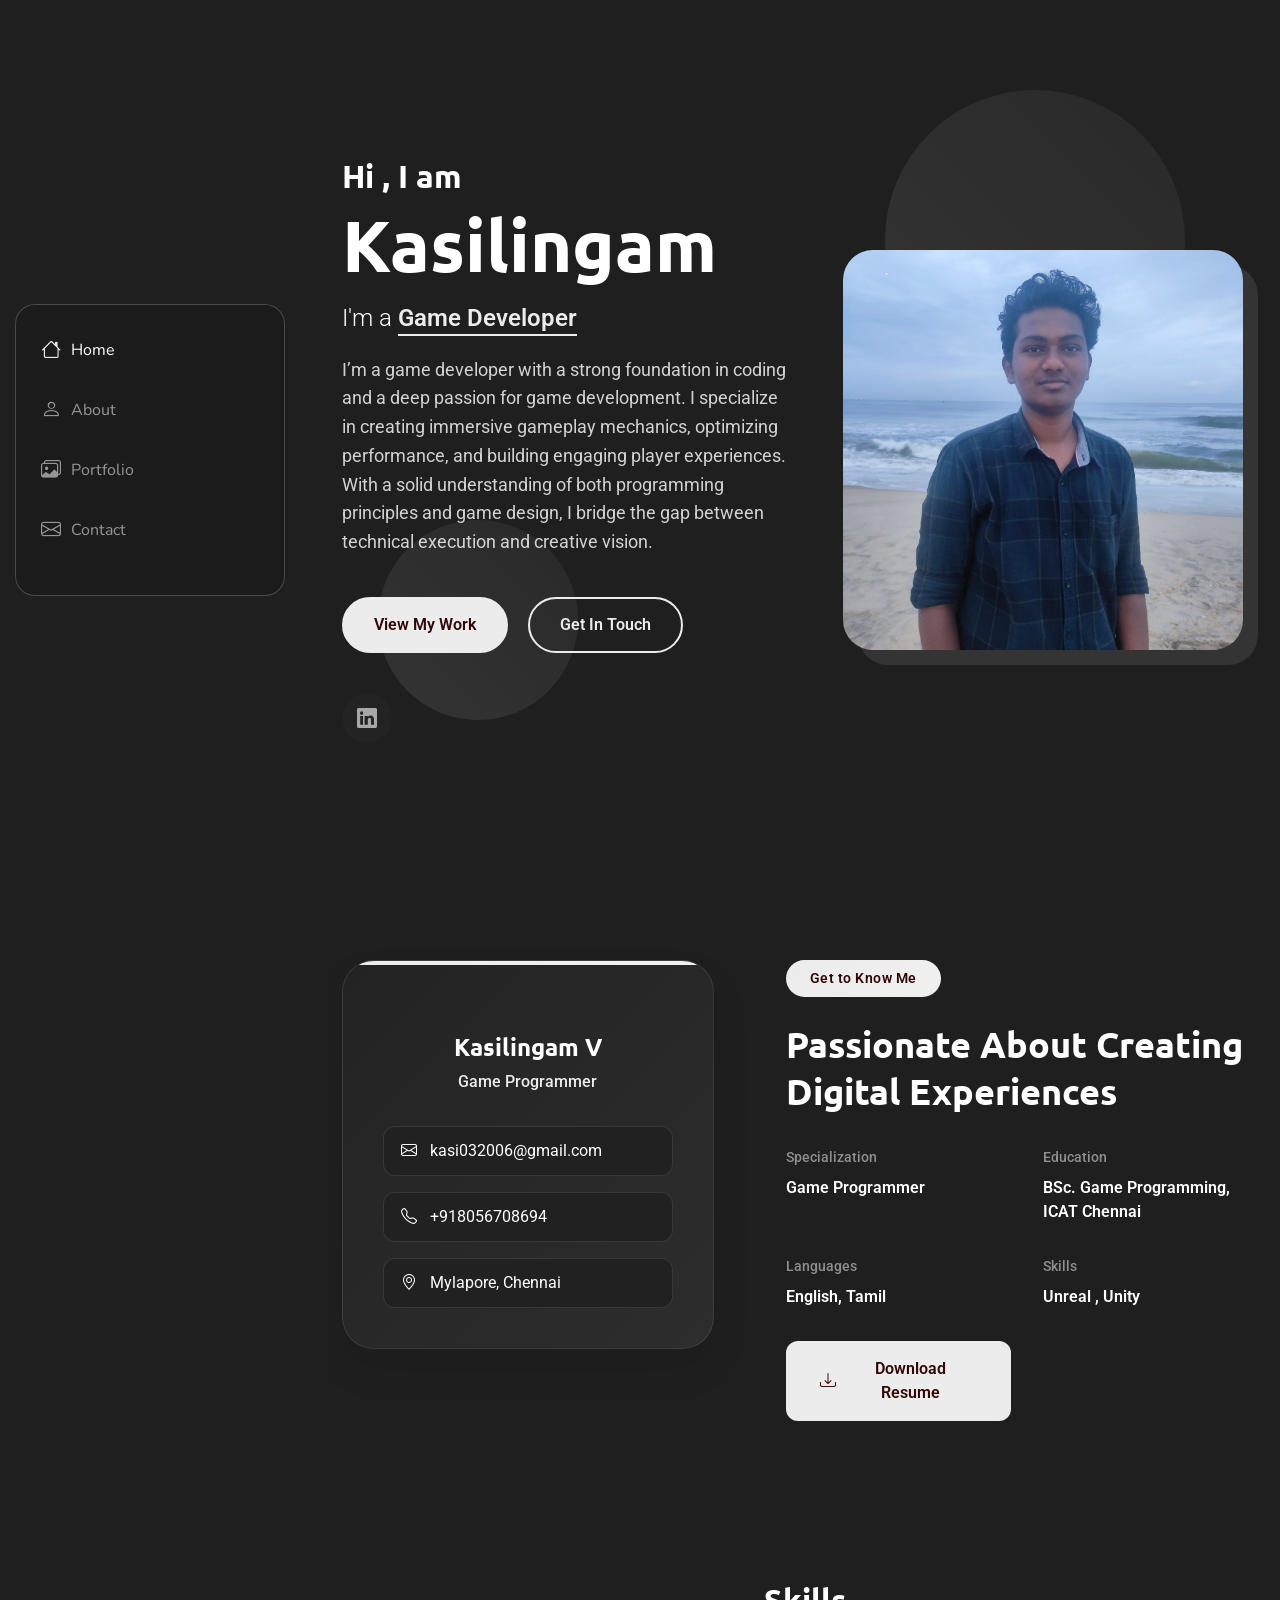
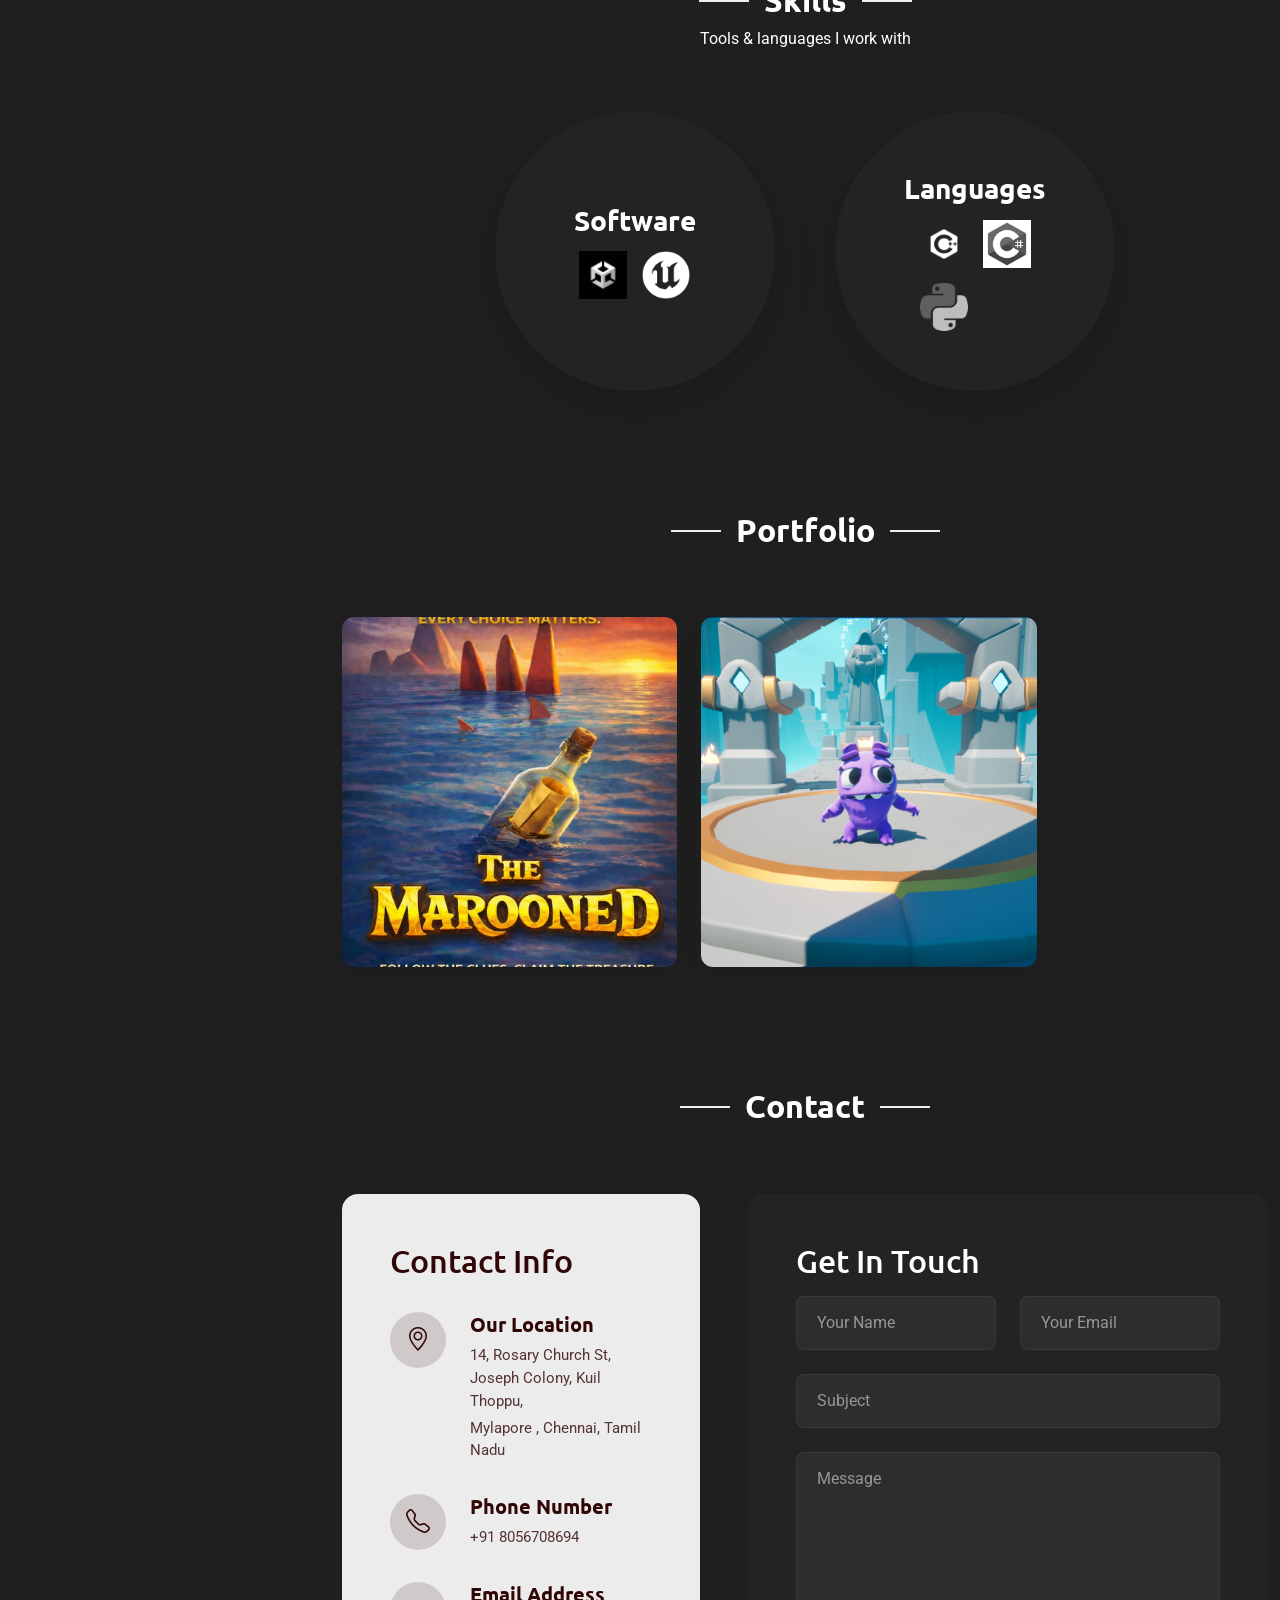
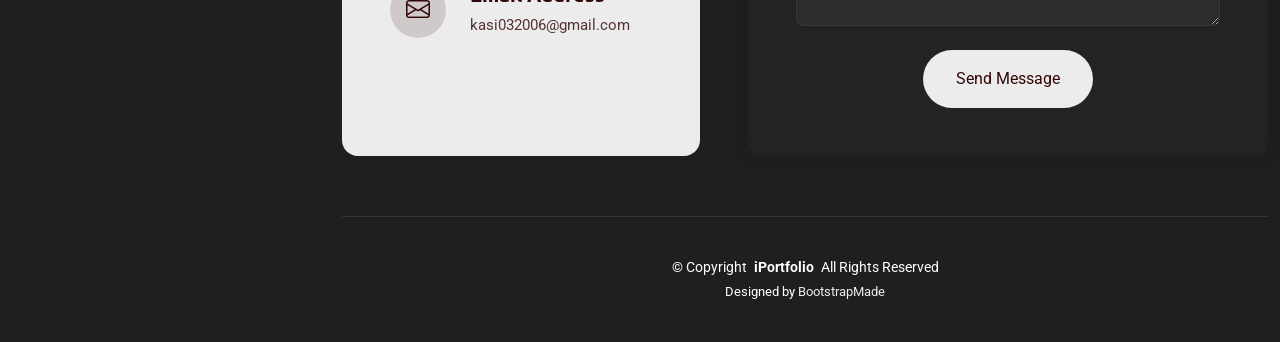
<file: index.html>
<!DOCTYPE html>
<html lang="en">

<head>
  <meta charset="utf-8">
  <meta content="width=device-width, initial-scale=1.0" name="viewport">
  <title> Kasilingam PortFolia </title>
  <meta name="description" content="">
  <meta name="keywords" content="">

  <!-- Favicons -->
  <link href="assets/img/favicon.png" rel="icon">
  <link href="assets/img/apple-touch-icon.png" rel="apple-touch-icon">

  <!-- Fonts -->
  <link href="https://fonts.googleapis.com" rel="preconnect">
  <link href="https://fonts.gstatic.com" rel="preconnect" crossorigin>
  <link href="https://fonts.googleapis.com/css2?family=Roboto:ital,wght@0,100;0,300;0,400;0,500;0,700;0,900;1,100;1,300;1,400;1,500;1,700;1,900&family=Ubuntu:ital,wght@0,300;0,400;0,500;0,700;1,300;1,400;1,500;1,700&family=Nunito:ital,wght@0,200;0,300;0,400;0,500;0,600;0,700;0,800;0,900;1,200;1,300;1,400;1,500;1,600;1,700;1,800;1,900&display=swap" rel="stylesheet">

  <!-- Vendor CSS Files -->
  <link href="assets/vendor/bootstrap/css/bootstrap.min.css" rel="stylesheet">
  <link href="assets/vendor/bootstrap-icons/bootstrap-icons.css" rel="stylesheet">
  <link href="assets/vendor/aos/aos.css" rel="stylesheet">
  <link href="assets/vendor/glightbox/css/glightbox.min.css" rel="stylesheet">
  <link href="assets/vendor/swiper/swiper-bundle.min.css" rel="stylesheet">

  <!-- Main CSS File -->
  <link href="assets/css/main.css" rel="stylesheet">

  <!-- =======================================================
  * Template Name: SnapFolio
  * Template URL: https://bootstrapmade.com/snapfolio-bootstrap-portfolio-template/
  * Updated: Jul 21 2025 with Bootstrap v5.3.7
  * Author: BootstrapMade.com
  * License: https://bootstrapmade.com/license/
  ======================================================== -->
</head>

<body class="index-page">

  <header id="header" class="header dark-background d-flex flex-column justify-content-center">
    <i class="header-toggle d-xl-none bi bi-list"></i>

    <div class="header-container d-flex flex-column align-items-start">
      <nav id="navmenu" class="navmenu">
        <ul>
          <li><a href="#hero" class="active"><i class="bi bi-house navicon"></i>Home</a></li>
          <li><a href="#about"><i class="bi bi-person navicon"></i> About</a></li>
          <li><a href="#portfolio"><i class="bi bi-images navicon"></i> Portfolio</a></li>
          <li><a href="#contact"><i class="bi bi-envelope navicon"></i> Contact</a></li>
        </ul>
      </nav>

      <!--<div class="social-links text-center">
        <a href="#" class="twitter"><i class="bi bi-twitter-x"></i></a>
        <a href="#" class="facebook"><i class="bi bi-facebook"></i></a>
        <a href="#" class="instagram"><i class="bi bi-instagram"></i></a>
        <a href="https://www.linkedin.com/in/kasilingam-v-GDev" class="linkedin"><i class="bi bi-linkedin"></i></a>
      </div>-->

    </div>

  </header>

  <main class="main">

    <!-- Hero Section -->
    <section id="hero" class="hero section">

      <div class="background-elements">
        <div class="bg-circle circle-1"></div>
        <div class="bg-circle circle-2"></div>
      </div>

      <div class="hero-content">

        <div class="container">
          <div class="row align-items-center">

            <div class="col-lg-6" data-aos="fade-right" data-aos-delay="100">
              <div class="hero-text">
                <h2>Hi ,<span class="accent-text"> I am</span></h2>
                <h1>Kasilingam</h1>
                <p class="lead">I'm a <span class="acceent-text">Game Developer</span></p>
                <p class="description">I’m a game developer with a strong foundation in coding and a deep passion for game development. I specialize in creating immersive gameplay mechanics, optimizing performance, and building engaging player experiences. With a solid understanding of both programming principles and game design, I bridge the gap between technical execution and creative vision.</p>

                <div class="hero-actions">
                  <a href="#portfolio" class="btn btn-primary">View My Work</a>
                  <a href="#contact" class="btn btn-outline">Get In Touch</a>
                </div>

                <div class="social-links">
                  <!--<a href="#"><i class="bi bi-github"></i></a>-->
                  <a href="https://www.linkedin.com/in/kasilingam-v-9373b7299?utm_source=share&utm_campaign=share_via&utm_content=profile&utm_medium=android_app"><i class="bi bi-linkedin"></i></a>
                </div>
              </div>
            </div>

            <div class="col-lg-6" data-aos="fade-left" data-aos-delay="200">
              <div class="hero-visual">
                <div class="profile-container">
                  <div class="profile-background"></div>
                  <img src="assets/img/ProfilePhoto2.jpeg" alt="Kasilingam" class="profile-image">
                </div>
              </div>
            </div>

          </div>
        </div>
      </div>

    </section><!-- /Hero Section -->

    <!-- About Section -->
    <section id="about" class="about section">

      <div class="container" data-aos="fade-up" data-aos-delay="100">

        <div class="row">
          <div class="col-lg-5" data-aos="zoom-in" data-aos-delay="200">
            <div class="profile-card">
              <div class="profile-header">
               
                
              </div>

              <div class="profile-content">
                <h3>Kasilingam V</h3>
                <p class="profession">Game Programmer</p>

                <div class="contact-links">
                  <a href="mailto:kasi032006@gmail.com" class="contact-item">
                    <i class="bi bi-envelope"></i>
                    kasi032006@gmail.com
                  </a>
                  <a href="tel:+918056708694" class="contact-item">
                    <i class="bi bi-telephone"></i>
                    +918056708694
                  </a>
                  <a href="#" class="contact-item">
                    <i class="bi bi-geo-alt"></i>
                    Mylapore, Chennai
                  </a>
                </div>
              </div>
            </div>
          </div>

          <div class="col-lg-7" data-aos="fade-left" data-aos-delay="300">
            <div class="about-content">
              <div class="section-header">
                <span class="badge-text">Get to Know Me</span>
                <h2>Passionate About Creating Digital Experiences</h2>
              </div>
                
              <div class="details-grid">
                <div class="detail-row">
                    
                  <div class="detail-item">
                    <span class="detail-label">Specialization</span>
                    <span class="detail-value">Game Programmer </span>
                  </div>
                    
                    <div class="detail-item">
                    <span class="detail-label">Education</span>
                    <span class="detail-value">BSc. Game Programming, ICAT Chennai</span>
                  </div>
                    
                  <div class="detail-item">
                    <span class="detail-label">Languages</span>
                    <span class="detail-value">English, Tamil </span>   
                </div>
                    
                    <div class="detail-item">
                    <span class="detail-label">Skills</span>
                    <span class="detail-value"> Unreal , Unity </span>   
                </div>
                    
            
                    
                

              <div class="cta-section">
                <a href="assets/Doc/Kasi_Resume.pdf" class="btn btn-primary">
                  <i class="bi bi-download"></i>
                  Download Resume
                </a>
              </div>
            </div>
          </div>
        </div>

      </div>

    </section><!-- /About Section -->

    <!-- Skills Section -->
 <section id="skills" class="skills section">

  <div class="container section-title" data-aos="fade-up">
    <h2>Skills</h2>
    <p>Tools & languages I work with</p>
  </div>

  <div class="container" data-aos="fade-up" data-aos-delay="100">
    <div class="row justify-content-center gap-4">

      <!-- Software Bubble -->
      <div class="col-lg-4 col-md-6">
        <div class="skill-bubble">
          <h3>Software</h3>
          <div class="logo-grid">
            <img src="assets/img/skills/unity.webp" alt="Unity">
            <img src="assets/img/skills/unreal.webp" alt="Unreal Engine">
          </div>
        </div>
      </div>

      <!-- Language Bubble -->
      <div class="col-lg-4 col-md-6">
        <div class="skill-bubble">
          <h3>Languages</h3>
          <div class="logo-grid">
            <img src="assets/img/skills/c++.webp" alt="C++">
            <img src="assets/img/skills/csharp.jpg"  alt="C#">
            <img src="assets/img/skills/phytonlogo.webp" alt="phyton">
          </div>
        </div>
      </div>

    </div>
  </div>

</section>
<!-- /Skills Section -->

    
    <!-- Portfolio Section -->
    <section id="portfolio" class="portfolio section">

      <!-- Section Title -->
      <div class="container section-title" data-aos="fade-up">
        <h2>Portfolio</h2>
        <p></p>
      </div><!-- End Section Title -->

      <div class="container" data-aos="fade-up" data-aos-delay="100">

        <div class="isotope-layout" data-default-filter="*" data-layout="masonry" data-sort="original-order">

          <!--<div class="row">
            <div class="col-lg-3 filter-sidebar">
              <div class="filters-wrapper" data-aos="fade-right" data-aos-delay="150">
                <ul class="portfolio-filters isotope-filters">
                  <li data-filter=".filter-gameprojects" class="filter-active">Game Projects</li>
                  <li data-filter=".filter-mechanics">Mechanics</li>
                </ul>
              </div>
            </div>-->

            <div class="col-lg-9">
              <div class="row gy-4 portfolio-container isotope-container" data-aos="fade-up" data-aos-delay="200">

                <div class="col-lg-6 col-md-6 portfolio-item isotope-item filter-gameprojects">
                  <div class="portfolio-wrap">
                    <img src="assets/img/The%20marooned%20Photo.jpeg" class="img-fluid" alt="Portfolio Image" loading="lazy">
                    <div class="portfolio-info">
                      <div class="content">
                        <span class="category">Game Projects</span>
                        <h4>The Marooned</h4>
                        <div class="portfolio-links">
                          <a href="assets/img/The%20marooned%20Photo.jpeg" class="glightbox" >
                              <i class="bi bi-plus-lg"></i></a>
                          <a href="portfolio-details1.html" title="More Details"><i class="bi bi-arrow-right"></i></a>
                        </div>
                      </div>
                    </div>
                  </div>
                </div><!-- End Portfolio Item -->
                  
                <div class="col-lg-6 col-md-6 portfolio-item isotope-item filter-design">
                  <div class="portfolio-wrap">
                    <img src="assets/img/MysticDash/MDThumb.png" class="img-fluid" alt="Portfolio Image" loading="lazy">
                    <div class="portfolio-info">
                      <div class="content">
                        <span class="category">Game Projects</span>
                        <h4>Mystic Dash</h4>
                        <div class="portfolio-links">
                          <a href="assets/img/MysticDash/MDThumb.png" class="glightbox" title="Woodcraft Design"><i class="bi bi-plus-lg"></i></a>
                          <a href="portfolio-details2.html" title="More Details"><i class="bi bi-arrow-right"></i></a>
                        </div>
                      </div>
                    </div>
                  </div>
                </div><!-- End Portfolio Item 
<!--
                <div class="col-lg-6 col-md-6 portfolio-item isotope-item filter-automotive">
                  <div class="portfolio-wrap">
                    <img src="assets/img/portfolio/portfolio-portrait-2.webp" class="img-fluid" alt="Portfolio Image" loading="lazy">
                    <div class="portfolio-info">
                      <div class="content">
                        <span class="category">Automotive</span>
                        <h4>Classic Beauty</h4>
                        <div class="portfolio-links">
                          <a href="assets/img/portfolio/portfolio-portrait-2.webp" class="glightbox" title="Classic Beauty"><i class="bi bi-plus-lg"></i></a>
                          <a href="portfolio-details.html" title="More Details"><i class="bi bi-arrow-right"></i></a>
                        </div>
                      </div>
                    </div>
                  </div>
                </div><!-- End Portfolio Item 

                <div class="col-lg-6 col-md-6 portfolio-item isotope-item filter-nature">
                  <div class="portfolio-wrap">
                    <img src="assets/img/portfolio/portfolio-portrait-4.webp" class="img-fluid" alt="Portfolio Image" loading="lazy">
                    <div class="portfolio-info">
                      <div class="content">
                        <span class="category">Nature</span>
                        <h4>Natural Growth</h4>
                        <div class="portfolio-links">
                          <a href="assets/img/portfolio/portfolio-portrait-4.webp" class="glightbox" title="Natural Growth"><i class="bi bi-plus-lg"></i></a>
                          <a href="portfolio-details.html" title="More Details"><i class="bi bi-arrow-right"></i></a>
                        </div>
                      </div>
                    </div>
                  </div>
                </div><!-- End Portfolio Item 

                <div class="col-lg-6 col-md-6 portfolio-item isotope-item filter-photography">
                  <div class="portfolio-wrap">
                    <img src="assets/img/portfolio/portfolio-5.webp" class="img-fluid" alt="Portfolio Image" loading="lazy">
                    <div class="portfolio-info">
                      <div class="content">
                        <span class="category">Photography</span>
                        <h4>Urban Stories</h4>
                        <div class="portfolio-links">
                          <a href="assets/img/portfolio/portfolio-5.webp" class="glightbox" title="Urban Stories"><i class="bi bi-plus-lg"></i></a>
                          <a href="portfolio-details.html" title="More Details"><i class="bi bi-arrow-right"></i></a>
                        </div>
                      </div>
                    </div>
                  </div>
                </div><!-- End Portfolio Item 

                <div class="col-lg-6 col-md-6 portfolio-item isotope-item filter-design">
                  <div class="portfolio-wrap">
                    <img src="assets/img/portfolio/portfolio-6.webp" class="img-fluid" alt="Portfolio Image" loading="lazy">
                    <div class="portfolio-info">
                      <div class="content">
                        <span class="category">Web Design</span>
                        <h4>Digital Experience</h4>
                        <div class="portfolio-links">
                          <a href="assets/img/portfolio/portfolio-6.webp" class="glightbox" title="Digital Experience"><i class="bi bi-plus-lg"></i></a>
                          <a href="portfolio-details.html" title="More Details"><i class="bi bi-arrow-right"></i></a>
                        </div>
                      </div>
                    </div>
                  </div>
                </div><!-- End Portfolio Item -->
                  
              </div><!-- End Portfolio Container -->
            </div>
          </div>

        

      </div>

    </section><!-- /Portfolio Section -->


    <!-- Contact Section -->
    <section id="contact" class="contact section">

      <!-- Section Title -->
      <div class="container section-title" data-aos="fade-up">
        <h2>Contact</h2>
        <p></p>
      </div><!-- End Section Title -->

      <div class="container">

        <div class="row g-4 g-lg-5">
          <div class="col-lg-5">
            <div class="info-box">
              <h3>Contact Info</h3>
              <p></p>

              <div class="info-item">
                <div class="icon-box">
                  <i class="bi bi-geo-alt"></i>
                </div>
                <div class="content">
                  <h4>Our Location</h4>
                  <p>14, Rosary Church St, Joseph Colony, Kuil Thoppu,</p>
                  <p> Mylapore , Chennai, Tamil Nadu</p>
                </div>
              </div>

              <div class="info-item">
                <div class="icon-box">
                  <i class="bi bi-telephone"></i>
                </div>
                <div class="content">
                  <h4>Phone Number</h4>
                  <p>+91 8056708694</p>
                </div>
              </div>

              <div class="info-item">
                <div class="icon-box">
                  <i class="bi bi-envelope"></i>
                </div>
                <div class="content">
                  <h4>Email Address</h4>
                  <p>kasi032006@gmail.com</p>
                </div>
              </div>
            </div>
          </div>

          <div class="col-lg-7">
            <div class="contact-form">
              <h3>Get In Touch</h3>


              <form action="forms/contact.php" method="post" class="php-email-form">
                <div class="row gy-4">

                  <div class="col-md-6">
                    <input type="text" name="name" class="form-control" placeholder="Your Name" required="">
                  </div>

                  <div class="col-md-6 ">
                    <input type="email" class="form-control" name="email" placeholder="Your Email" required="">
                  </div>

                  <div class="col-12">
                    <input type="text" class="form-control" name="subject" placeholder="Subject" required="">
                  </div>

                  <div class="col-12">
                    <textarea class="form-control" name="message" rows="6" placeholder="Message" required=""></textarea>
                  </div>

                  <div class="col-12 text-center">
                    <div class="loading">Loading</div>
                    <div class="error-message"></div>
                    <div class="sent-message">Your message has been sent. Thank you!</div>

                    <button type="submit" class="btn">Send Message</button>
                  </div>

                </div>
              </form>

            </div>
          </div>

        </div>

      </div>

    </section><!-- /Contact Section -->

  </main>

  <footer id="footer" class="footer position-relative">

    <div class="container">
      <div class="copyright text-center ">
        <p>© <span>Copyright</span> <strong class="px-1 sitename">iPortfolio</strong> <span>All Rights Reserved</span></p>
      </div>
      <div class="credits">
        <!-- All the links in the footer should remain intact. -->
        <!-- You can delete the links only if you've purchased the pro version. -->
        <!-- Licensing information: https://bootstrapmade.com/license/ -->
        <!-- Purchase the pro version with working PHP/AJAX contact form: [buy-url] -->
        Designed by <a href="https://bootstrapmade.com/">BootstrapMade</a>
      </div>
    </div>

  </footer>

  <!-- Scroll Top -->
  <a href="#" id="scroll-top" class="scroll-top d-flex align-items-center justify-content-center"><i class="bi bi-arrow-up-short"></i></a>

  <!-- Preloader -->
  <div id="preloader"></div>

  <!-- Vendor JS Files -->
  <script src="assets/vendor/bootstrap/js/bootstrap.bundle.min.js"></script>
  <script src="assets/vendor/php-email-form/validate.js"></script>
  <script src="assets/vendor/aos/aos.js"></script>
  <script src="assets/vendor/typed.js/typed.umd.js"></script>
  <script src="assets/vendor/purecounter/purecounter_vanilla.js"></script>
  <script src="assets/vendor/waypoints/noframework.waypoints.js"></script>
  <script src="assets/vendor/isotope-layout/isotope.pkgd.min.js"></script>
  <script src="assets/vendor/imagesloaded/imagesloaded.pkgd.min.js"></script>
  <script src="assets/vendor/glightbox/js/glightbox.min.js"></script>
  <script src="assets/vendor/swiper/swiper-bundle.min.js"></script>

  <!-- Main JS File -->
  <script src="assets/js/main.js"></script>

</body>

</html>
</file>
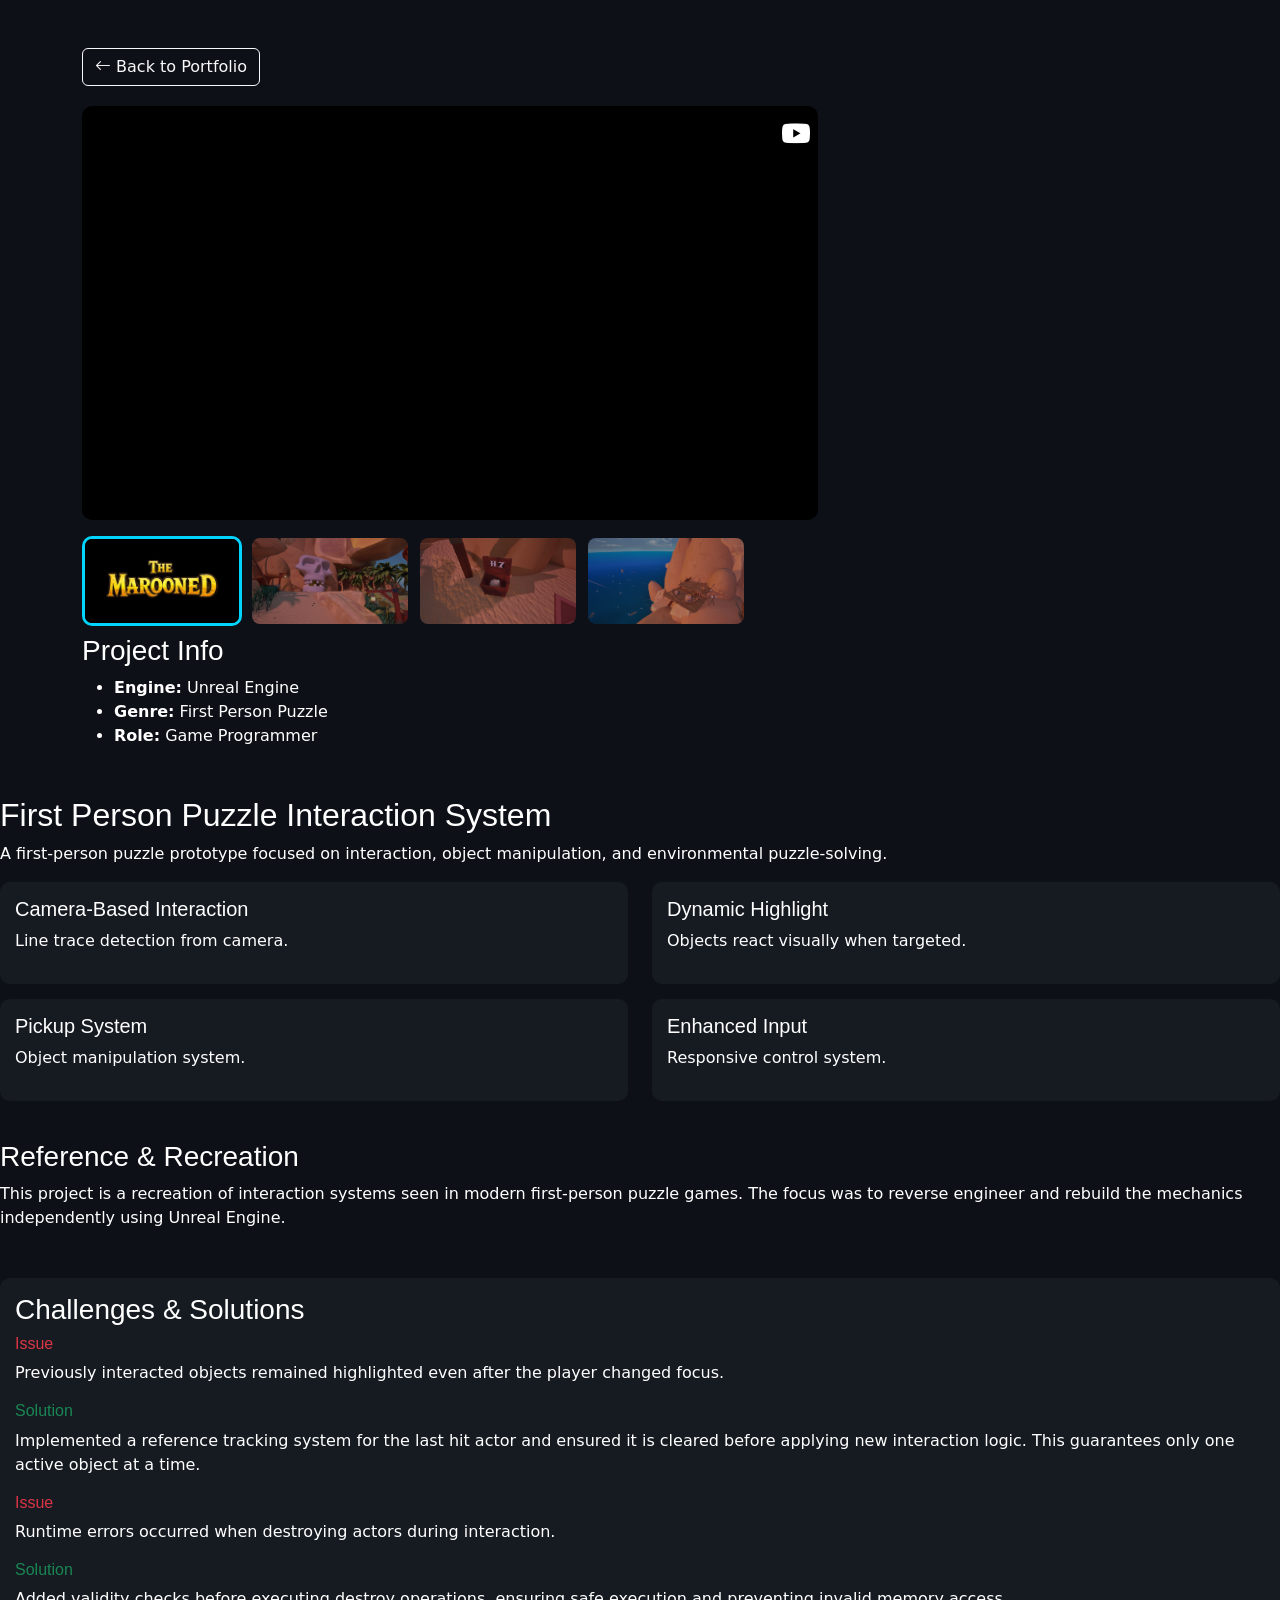
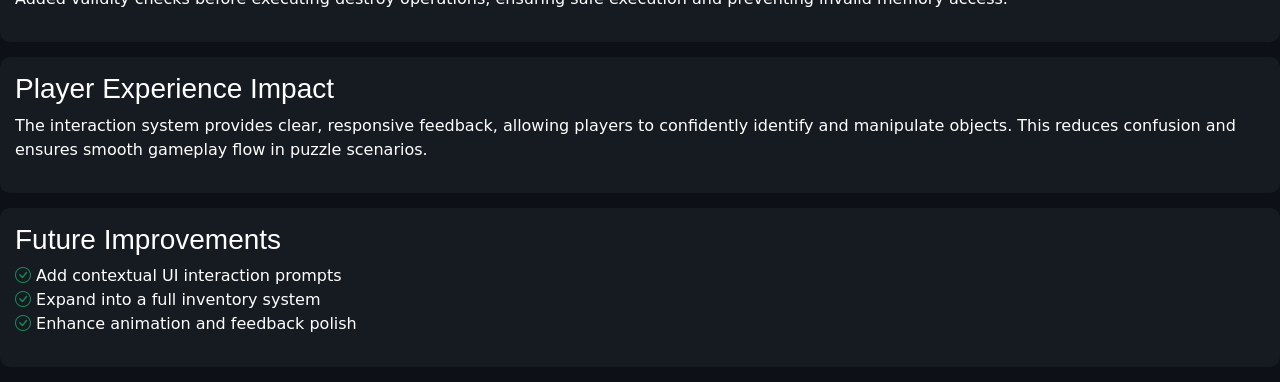
<file: portfolio-details.html>
<!DOCTYPE html>
<html lang="en">

<head>
  <meta charset="utf-8">
  <meta name="viewport" content="width=device-width, initial-scale=1.0">
  <title>Portfolio Details</title>

  <!-- CSS -->
  <link href="assets/vendor/bootstrap/css/bootstrap.min.css" rel="stylesheet">
  <link href="assets/vendor/bootstrap-icons/bootstrap-icons.css" rel="stylesheet">
  <link href="assets/vendor/glightbox/css/glightbox.min.css" rel="stylesheet">
  <link href="assets/css/main.css" rel="stylesheet">

  <style>
    body { background:#0d1117; color:#fff; }

    .media-main { position: relative; }
      .media-main{
    aspect-ratio:16/9;
    background:#000;
    overflow:hidden;
    border-radius:10px;
}

.media-main img,
.media-main iframe{
    width:100%;
    height:100%;
    display:block;
    border:0;
    object-fit:cover;
}
      .media-main img,
.media-main iframe{
    animation:fade .25s ease;
}

@keyframes fade{
    from{
        opacity:0;
        transform:scale(.98);
    }
    to{
        opacity:1;
        transform:scale(1);
    }
} 
      
    
    .media-thumbs{
display:flex;
gap:12px;
overflow-x:auto;
padding-bottom:8px;
scroll-behavior:smooth;
}

.media-thumbs::-webkit-scrollbar{
height:8px;
}

.media-thumbs::-webkit-scrollbar-thumb{
background:#444;
border-radius:20px;
}

    .feature-box {
      background:#161b22;
      padding:15px;
      border-radius:10px;
      margin-bottom:15px;
    }

    .back-btn {
      margin-bottom:20px;
      display:inline-block;
    }
      .media-thumbs img{
    width:160px;
    height:90px;
    object-fit:cover;
    border-radius:10px;
    cursor:pointer;
    opacity:.65;
    transition:.25s;
    flex-shrink:0;
}

.media-thumbs img:hover{
    opacity:1;
    transform:translateY(-3px);
}

.media-thumbs img.active{
    opacity:1;
    border:3px solid #00d4ff;
}
  </style>
</head>

<body>
    
<div class="container mt-5">

  <!-- BACK BUTTON -->
  <a href="index.html" class="btn btn-outline-light back-btn">
    <i class="bi bi-arrow-left"></i> Back to Portfolio
  </a>

  <div class="row">

    <!-- LEFT: MEDIA -->
    <div class="col-lg-8">

      <div class="media-gallery">

        <!-- MAIN MEDIA -->
        <div class="media-main mb-3">

    <iframe
        loading="lazy"
        src="https://www.youtube.com/embed/Qq6CdpPLNmw"
        title="Gameplay Video"
        frameborder="0"
        allow="accelerometer; autoplay; clipboard-write; encrypted-media; gyroscope; picture-in-picture; web-share"
        allowfullscreen>
    </iframe>

    <a href="https://www.youtube.com/watch?v=Qq6CdpPLNmw"
       target="_blank"
       class="position-absolute top-0 end-0 m-2 text-white">
        <i class="bi bi-youtube fs-3"></i>
    </a>

</div>

        </div>
          
          

        <!-- THUMBNAILS -->
        <div class="media-thumbs d-flex gap-2 overflow-auto">

          <img src="assets/img/MarThumb.jpeg"
     class="thumb active"
     data-type="youtube"
     data-src="https://www.youtube.com/embed/Qq6CdpPLNmw">

          <img src="assets/img/MarImg1.jpeg"
               class="thumb"
               data-type="image"
               data-src="assets/img/MarImg1.jpeg">

          <img src="assets/img/MarImg2.jpeg"
               class="thumb"
               data-type="image"
               data-src="assets/img/MarImg2.jpeg">

          <img src="assets/img/MarImg3.jpeg"
               class="thumb"
               data-type="image"
               data-src="assets/img/MarImg3.jpeg">

        </div>

      </div>

    </div>

    <!-- RIGHT: INFO -->
    <div class="col-lg-4">

      <h3>Project Info</h3>
      <ul>
        <li><strong>Engine:</strong> Unreal Engine</li>
        <li><strong>Genre:</strong> First Person Puzzle</li>
        <li><strong>Role:</strong> Game Programmer</li>
      </ul>

    </div>

  </div>

  <!-- CONTENT -->
  <div class="mt-5">

    <h2>First Person Puzzle Interaction System</h2>

    <p>
      A first-person puzzle prototype focused on interaction, object manipulation, and environmental puzzle-solving.
    </p>

    <!-- FEATURES -->
    <div class="row">

      <div class="col-md-6">
        <div class="feature-box">
          <h5>Camera-Based Interaction</h5>
          <p>Line trace detection from camera.</p>
        </div>
      </div>

      <div class="col-md-6">
        <div class="feature-box">
          <h5>Dynamic Highlight</h5>
          <p>Objects react visually when targeted.</p>
        </div>
      </div>

      <div class="col-md-6">
        <div class="feature-box">
          <h5>Pickup System</h5>
          <p>Object manipulation system.</p>
        </div>
      </div>

      <div class="col-md-6">
        <div class="feature-box">
          <h5>Enhanced Input</h5>
          <p>Responsive control system.</p>
        </div>
      </div>

    </div>

    <!-- RECREATION -->
    <div class="mt-4">
      <h3>Reference & Recreation</h3>
      <p>
        This project is a recreation of interaction systems seen in modern first-person puzzle games.
        The focus was to reverse engineer and rebuild the mechanics independently using Unreal Engine.
      </p>
    </div>
    
    <div class="features mt-5">

  <!-- CHALLENGES -->
  <div class="feature-box">
    <h3>Challenges & Solutions</h3>

    <div class="mb-3">
      <h6 class="text-danger">Issue</h6>
      <p>Previously interacted objects remained highlighted even after the player changed focus.</p>

      <h6 class="text-success">Solution</h6>
      <p>
        Implemented a reference tracking system for the last hit actor and ensured it is cleared 
        before applying new interaction logic. This guarantees only one active object at a time.
      </p>
    </div>

    <div>
      <h6 class="text-danger">Issue</h6>
      <p>Runtime errors occurred when destroying actors during interaction.</p>

      <h6 class="text-success">Solution</h6>
      <p>
        Added validity checks before executing destroy operations, ensuring safe execution 
        and preventing invalid memory access.
      </p>
    </div>
  </div>

  <!-- IMPACT -->
  <div class="feature-box">
    <h3>Player Experience Impact</h3>
    <p>
      The interaction system provides clear, responsive feedback, allowing players to 
      confidently identify and manipulate objects. This reduces confusion and ensures 
      smooth gameplay flow in puzzle scenarios.
    </p>
  </div>

  <!-- FUTURE -->
  <div class="feature-box">
    <h3>Future Improvements</h3>

    <ul class="list-unstyled">
      <li><i class="bi bi-check-circle text-success"></i> Add contextual UI interaction prompts</li>
      <li><i class="bi bi-check-circle text-success"></i> Expand into a full inventory system</li>
      <li><i class="bi bi-check-circle text-success"></i> Enhance animation and feedback polish</li>
    </ul>

  </div>

</div>

  

</div>

<!-- JS -->
<script src="assets/vendor/glightbox/js/glightbox.min.js"></script>

<script>

const mainContainer = document.querySelector(".media-main");
const thumbs = document.querySelectorAll(".thumb");

const lightbox = GLightbox({
    selector: ".glightbox"
});

thumbs.forEach(thumb => {

    thumb.addEventListener("click", function () {

        thumbs.forEach(t => t.classList.remove("active"));
        this.classList.add("active");

        const type = this.dataset.type;
        const src = this.dataset.src;

        if (type === "youtube") {

            const videoID = src.split("/embed/")[1];
            const watchURL = `https://www.youtube.com/watch?v=${videoID}`;

            mainContainer.innerHTML = `
                <iframe
                    loading="lazy"
                    src="${src}"
                    title="Gameplay Video"
                    frameborder="0"
                    allow="accelerometer; autoplay; clipboard-write; encrypted-media; gyroscope; picture-in-picture; web-share"
                    allowfullscreen>
                </iframe>

                <a href="${watchURL}"
                   target="_blank"
                   class="position-absolute top-0 end-0 m-2 text-white">
                    <i class="bi bi-youtube fs-3"></i>
                </a>
            `;

        } else {

            mainContainer.innerHTML = `
                <img src="${src}"
                     class="w-100 h-100 rounded shadow"
                     style="object-fit:cover;">

                <a href="${src}"
                   class="glightbox position-absolute top-0 end-0 m-2 text-white">
                    <i class="bi bi-arrows-fullscreen fs-3"></i>
                </a>
            `;

            lightbox.reload();
        }

    });

});
</script>

</body>
</html>
</file>
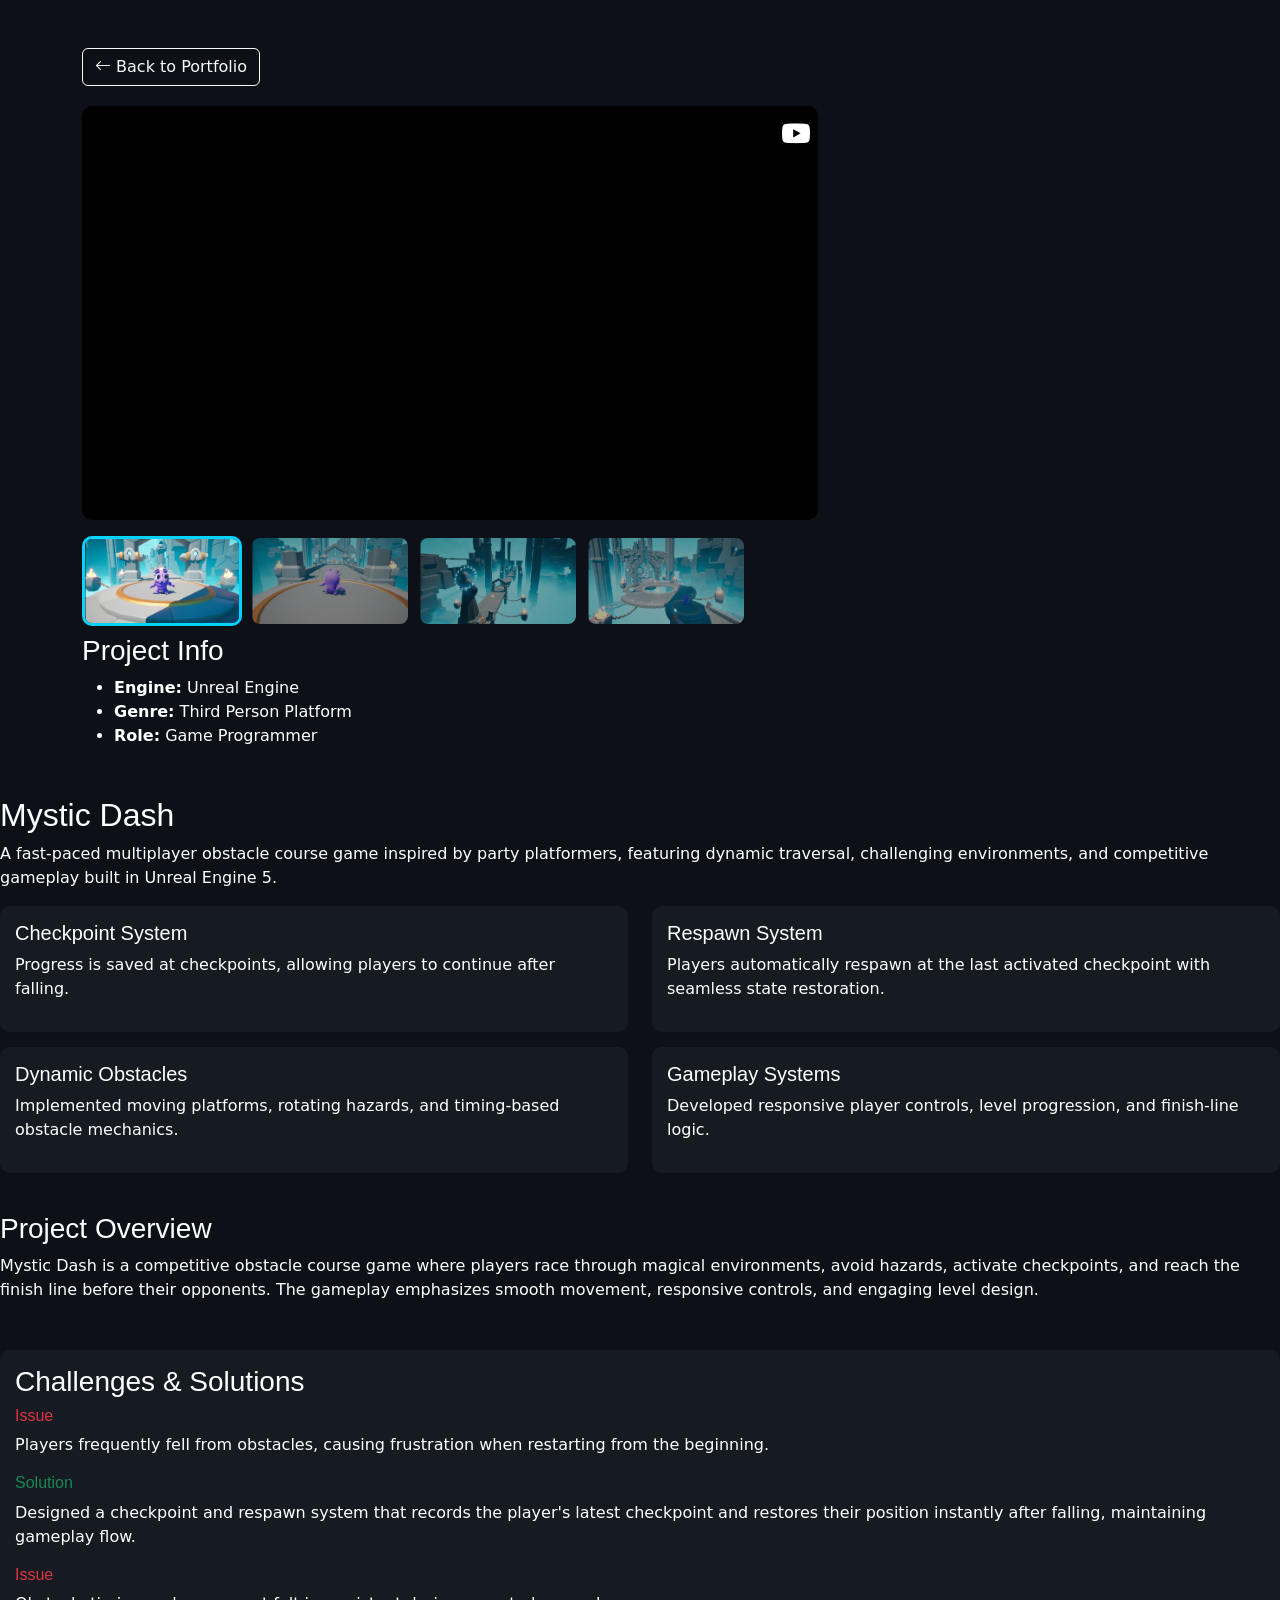
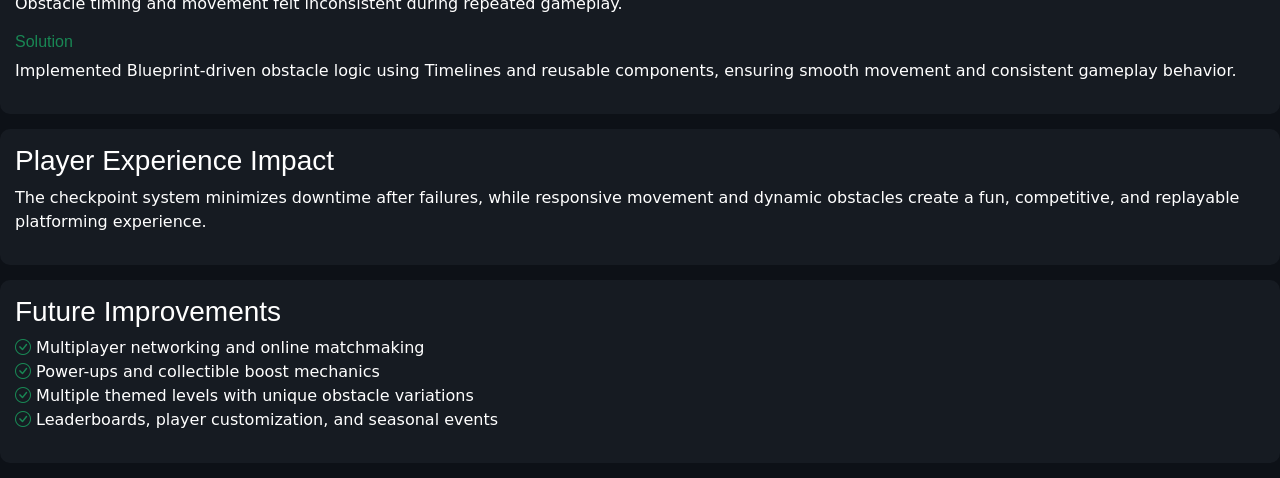
<file: portfolio-details2.html>
<!DOCTYPE html>
<html lang="en">

<head>
  <meta charset="utf-8">
  <meta name="viewport" content="width=device-width, initial-scale=1.0">
  <title>Portfolio Details</title>

  <!-- CSS -->
  <link href="assets/vendor/bootstrap/css/bootstrap.min.css" rel="stylesheet">
  <link href="assets/vendor/bootstrap-icons/bootstrap-icons.css" rel="stylesheet">
  <link href="assets/vendor/glightbox/css/glightbox.min.css" rel="stylesheet">
  <link href="assets/css/main.css" rel="stylesheet">

  <style>
    body { background:#0d1117; color:#fff; }

    .media-main { position: relative; }
      .media-main{
    aspect-ratio:16/9;
    background:#000;
    overflow:hidden;
    border-radius:10px;
}

.media-main img,
.media-main iframe{
    width:100%;
    height:100%;
    display:block;
    border:0;
    object-fit:cover;
}
      .media-main img,
.media-main iframe{
    animation:fade .25s ease;
}

@keyframes fade{
    from{
        opacity:0;
        transform:scale(.98);
    }
    to{
        opacity:1;
        transform:scale(1);
    }
} 
      
    
    .media-thumbs{
display:flex;
gap:12px;
overflow-x:auto;
padding-bottom:8px;
scroll-behavior:smooth;
}

.media-thumbs::-webkit-scrollbar{
height:8px;
}

.media-thumbs::-webkit-scrollbar-thumb{
background:#444;
border-radius:20px;
}

    .feature-box {
      background:#161b22;
      padding:15px;
      border-radius:10px;
      margin-bottom:15px;
    }

    .back-btn {
      margin-bottom:20px;
      display:inline-block;
    }
      .media-thumbs img{
    width:160px;
    height:90px;
    object-fit:cover;
    border-radius:10px;
    cursor:pointer;
    opacity:.65;
    transition:.25s;
    flex-shrink:0;
}

.media-thumbs img:hover{
    opacity:1;
    transform:translateY(-3px);
}

.media-thumbs img.active{
    opacity:1;
    border:3px solid #00d4ff;
}
  </style>
</head>

<body>
    
<div class="container mt-5">

  <!-- BACK BUTTON -->
  <a href="index.html" class="btn btn-outline-light back-btn">
    <i class="bi bi-arrow-left"></i> Back to Portfolio
  </a>

  <div class="row">

    <!-- LEFT: MEDIA -->
    <div class="col-lg-8">

      <div class="media-gallery">

        <!-- MAIN MEDIA -->
        <div class="media-main mb-3">

    <iframe
        loading="lazy"
        src="https://www.youtube.com/embed/eL2b86t5EhI"
        title="Gameplay Video"
        frameborder="0"
        allow="accelerometer; autoplay; clipboard-write; encrypted-media; gyroscope; picture-in-picture; web-share"
        allowfullscreen>
    </iframe>

    <a href="https://www.youtube.com/watch?v=eL2b86t5EhI"
       target="_blank"
       class="position-absolute top-0 end-0 m-2 text-white">
        <i class="bi bi-youtube fs-3"></i>
    </a>

</div>

        </div>
          
          

        <!-- THUMBNAILS -->
        <div class="media-thumbs d-flex gap-2 overflow-auto">

          <img src="assets/img/MysticDash/MDThumb.png"
     class="thumb active"
     data-type="youtube"
     data-src="https://www.youtube.com/embed/eL2b86t5EhI">

          <img src="assets/img/MysticDash/MD1.png"
               class="thumb"
               data-type="image"
               data-src="assets/img/MysticDash/MD1.png">

          <img src="assets/img/MysticDash/MD2.png"
               class="thumb"
               data-type="image"
               data-src="assets/img/MysticDash/MD2.png">

          <img src="assets/img/MysticDash/MD3.png"
               class="thumb"
               data-type="image"
               data-src="assets/img/MysticDash/MD3.png">

        </div>

      </div>

    </div>

    <!-- RIGHT: INFO -->
    <div class="col-lg-4">

      <h3>Project Info</h3>
      <ul>
        <li><strong>Engine:</strong> Unreal Engine</li>
        <li><strong>Genre:</strong> Third Person Platform</li>
        <li><strong>Role:</strong> Game Programmer</li>
      </ul>

    </div>

  </div>

  <!-- CONTENT -->
 <div class="mt-5">

  <h2>Mystic Dash</h2>

  <p>
    A fast-paced multiplayer obstacle course game inspired by party platformers, featuring dynamic traversal,
    challenging environments, and competitive gameplay built in Unreal Engine 5.
  </p>

  <!-- FEATURES -->
  <div class="row">

    <div class="col-md-6">
      <div class="feature-box">
        <h5>Checkpoint System</h5>
        <p>Progress is saved at checkpoints, allowing players to continue after falling.</p>
      </div>
    </div>

    <div class="col-md-6">
      <div class="feature-box">
        <h5>Respawn System</h5>
        <p>Players automatically respawn at the last activated checkpoint with seamless state restoration.</p>
      </div>
    </div>

    <div class="col-md-6">
      <div class="feature-box">
        <h5>Dynamic Obstacles</h5>
        <p>Implemented moving platforms, rotating hazards, and timing-based obstacle mechanics.</p>
      </div>
    </div>

    <div class="col-md-6">
      <div class="feature-box">
        <h5>Gameplay Systems</h5>
        <p>Developed responsive player controls, level progression, and finish-line logic.</p>
      </div>
    </div>

  </div>

  <!-- PROJECT OVERVIEW -->
  <div class="mt-4">
    <h3>Project Overview</h3>
    <p>
      Mystic Dash is a competitive obstacle course game where players race through magical environments,
      avoid hazards, activate checkpoints, and reach the finish line before their opponents.
      The gameplay emphasizes smooth movement, responsive controls, and engaging level design.
    </p>
  </div>

  <div class="features mt-5">

    <!-- CHALLENGES -->
    <div class="feature-box">
      <h3>Challenges & Solutions</h3>

      <div class="mb-3">
        <h6 class="text-danger">Issue</h6>
        <p>Players frequently fell from obstacles, causing frustration when restarting from the beginning.</p>

        <h6 class="text-success">Solution</h6>
        <p>
          Designed a checkpoint and respawn system that records the player's latest checkpoint and
          restores their position instantly after falling, maintaining gameplay flow.
        </p>
      </div>

      <div>
        <h6 class="text-danger">Issue</h6>
        <p>Obstacle timing and movement felt inconsistent during repeated gameplay.</p>

        <h6 class="text-success">Solution</h6>
        <p>
          Implemented Blueprint-driven obstacle logic using Timelines and reusable components,
          ensuring smooth movement and consistent gameplay behavior.
        </p>
      </div>

    </div>

    <!-- IMPACT -->
    <div class="feature-box">
      <h3>Player Experience Impact</h3>
      <p>
        The checkpoint system minimizes downtime after failures, while responsive movement and
        dynamic obstacles create a fun, competitive, and replayable platforming experience.
      </p>
    </div>

    <!-- FUTURE -->
    <div class="feature-box">
      <h3>Future Improvements</h3>

      <ul class="list-unstyled">
        <li><i class="bi bi-check-circle text-success"></i> Multiplayer networking and online matchmaking</li>
        <li><i class="bi bi-check-circle text-success"></i> Power-ups and collectible boost mechanics</li>
        <li><i class="bi bi-check-circle text-success"></i> Multiple themed levels with unique obstacle variations</li>
        <li><i class="bi bi-check-circle text-success"></i> Leaderboards, player customization, and seasonal events</li>
      </ul>

    </div>

  </div>

</div>

<!-- JS -->
<script src="assets/vendor/glightbox/js/glightbox.min.js"></script>

<script>

const mainContainer = document.querySelector(".media-main");
const thumbs = document.querySelectorAll(".thumb");

const lightbox = GLightbox({
    selector: ".glightbox"
});

thumbs.forEach(thumb => {

    thumb.addEventListener("click", function () {

        thumbs.forEach(t => t.classList.remove("active"));
        this.classList.add("active");

        const type = this.dataset.type;
        const src = this.dataset.src;

        if (type === "youtube") {

            const videoID = src.split("/embed/")[1];
            const watchURL = `https://www.youtube.com/watch?v=${videoID}`;

            mainContainer.innerHTML = `
                <iframe
                    loading="lazy"
                    src="${src}"
                    title="Gameplay Video"
                    frameborder="0"
                    allow="accelerometer; autoplay; clipboard-write; encrypted-media; gyroscope; picture-in-picture; web-share"
                    allowfullscreen>
                </iframe>

                <a href="${watchURL}"
                   target="_blank"
                   class="position-absolute top-0 end-0 m-2 text-white">
                    <i class="bi bi-youtube fs-3"></i>
                </a>
            `;

        } else {

            mainContainer.innerHTML = `
                <img src="${src}"
                     class="w-100 h-100 rounded shadow"
                     style="object-fit:cover;">

                <a href="${src}"
                   class="glightbox position-absolute top-0 end-0 m-2 text-white">
                    <i class="bi bi-arrows-fullscreen fs-3"></i>
                </a>
            `;

            lightbox.reload();
        }

    });

});
</script>

</body>
</html>
</file>
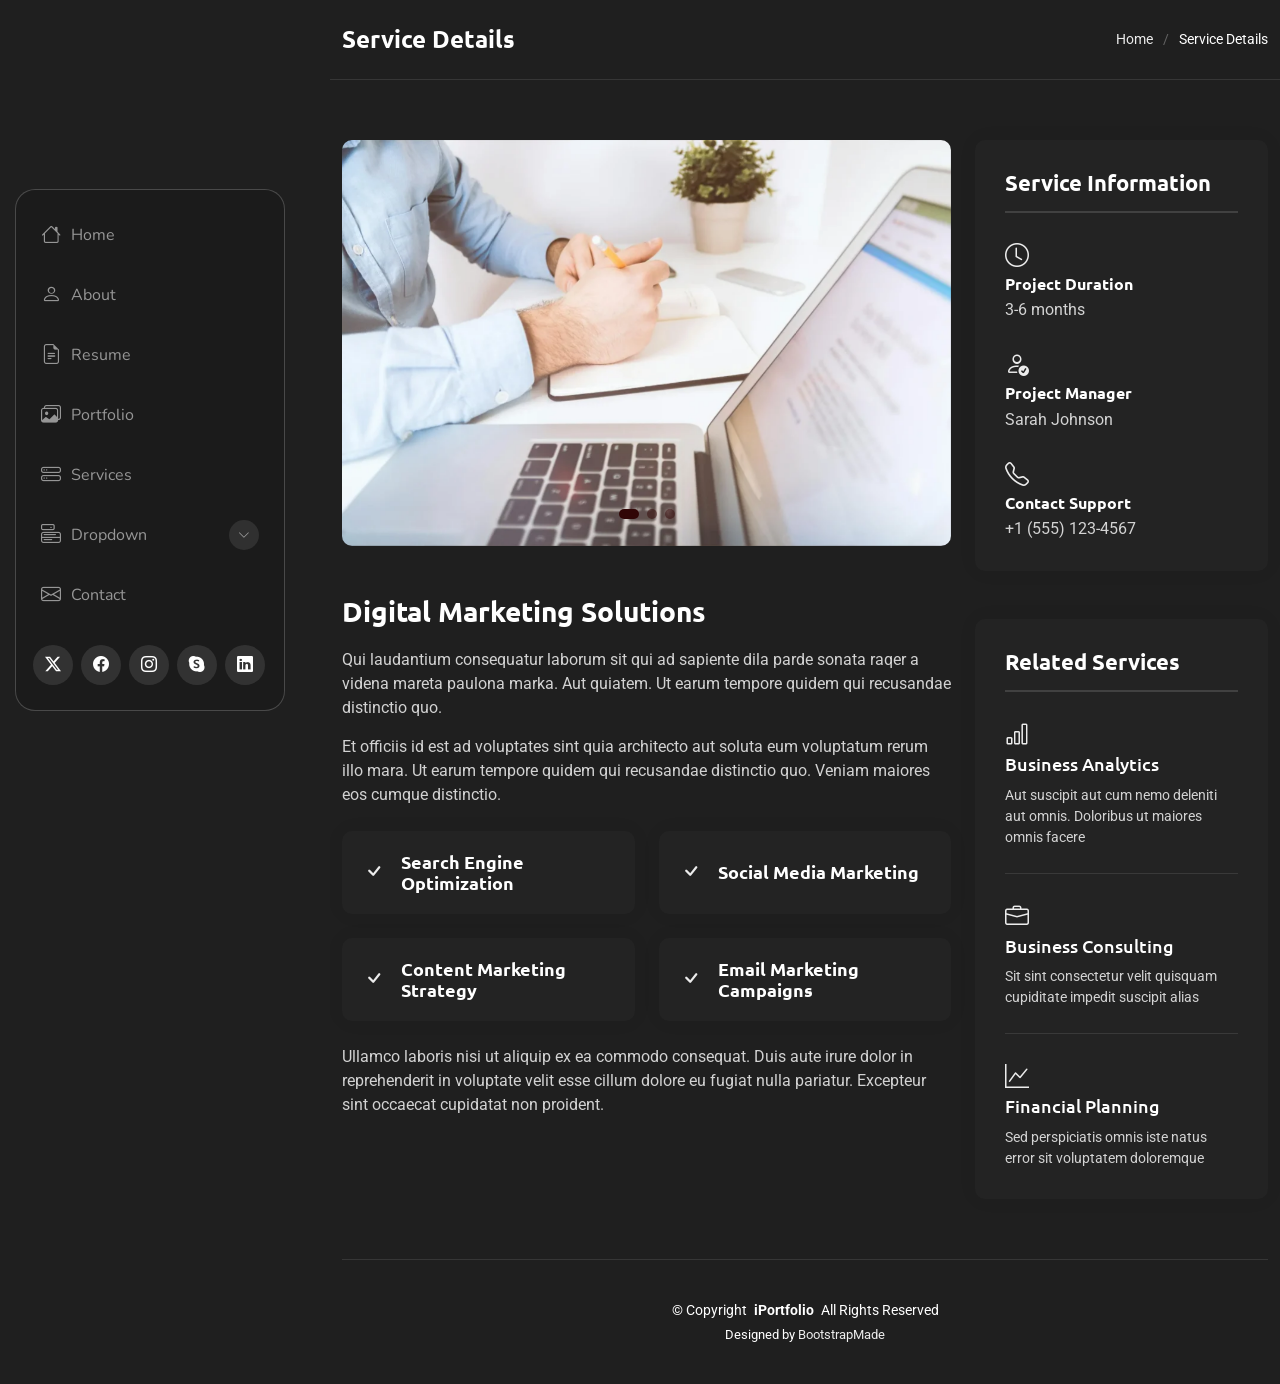
<file: service-details.html>
<!DOCTYPE html>
<html lang="en">

<head>
  <meta charset="utf-8">
  <meta content="width=device-width, initial-scale=1.0" name="viewport">
  <title>Service Details - SnapFolio Bootstrap Template</title>
  <meta name="description" content="">
  <meta name="keywords" content="">

  <!-- Favicons -->
  <link href="assets/img/favicon.png" rel="icon">
  <link href="assets/img/apple-touch-icon.png" rel="apple-touch-icon">

  <!-- Fonts -->
  <link href="https://fonts.googleapis.com" rel="preconnect">
  <link href="https://fonts.gstatic.com" rel="preconnect" crossorigin>
  <link href="https://fonts.googleapis.com/css2?family=Roboto:ital,wght@0,100;0,300;0,400;0,500;0,700;0,900;1,100;1,300;1,400;1,500;1,700;1,900&family=Ubuntu:ital,wght@0,300;0,400;0,500;0,700;1,300;1,400;1,500;1,700&family=Nunito:ital,wght@0,200;0,300;0,400;0,500;0,600;0,700;0,800;0,900;1,200;1,300;1,400;1,500;1,600;1,700;1,800;1,900&display=swap" rel="stylesheet">

  <!-- Vendor CSS Files -->
  <link href="assets/vendor/bootstrap/css/bootstrap.min.css" rel="stylesheet">
  <link href="assets/vendor/bootstrap-icons/bootstrap-icons.css" rel="stylesheet">
  <link href="assets/vendor/aos/aos.css" rel="stylesheet">
  <link href="assets/vendor/glightbox/css/glightbox.min.css" rel="stylesheet">
  <link href="assets/vendor/swiper/swiper-bundle.min.css" rel="stylesheet">

  <!-- Main CSS File -->
  <link href="assets/css/main.css" rel="stylesheet">

  <!-- =======================================================
  * Template Name: SnapFolio
  * Template URL: https://bootstrapmade.com/snapfolio-bootstrap-portfolio-template/
  * Updated: Jul 21 2025 with Bootstrap v5.3.7
  * Author: BootstrapMade.com
  * License: https://bootstrapmade.com/license/
  ======================================================== -->
</head>

<body class="service-details-page">

  <header id="header" class="header dark-background d-flex flex-column justify-content-center">
    <i class="header-toggle d-xl-none bi bi-list"></i>

    <div class="header-container d-flex flex-column align-items-start">
      <nav id="navmenu" class="navmenu">
        <ul>
          <li><a href="#hero"><i class="bi bi-house navicon"></i>Home</a></li>
          <li><a href="#about"><i class="bi bi-person navicon"></i> About</a></li>
          <li><a href="#resume"><i class="bi bi-file-earmark-text navicon"></i> Resume</a></li>
          <li><a href="#portfolio"><i class="bi bi-images navicon"></i> Portfolio</a></li>
          <li><a href="#services"><i class="bi bi-hdd-stack navicon"></i> Services</a></li>
          <li class="dropdown"><a href="#"><i class="bi bi-menu-button navicon"></i> <span>Dropdown</span> <i class="bi bi-chevron-down toggle-dropdown"></i></a>
            <ul>
              <li><a href="#">Dropdown 1</a></li>
              <li class="dropdown"><a href="#"><span>Deep Dropdown</span> <i class="bi bi-chevron-down toggle-dropdown"></i></a>
                <ul>
                  <li><a href="#">Deep Dropdown 1</a></li>
                  <li><a href="#">Deep Dropdown 2</a></li>
                  <li><a href="#">Deep Dropdown 3</a></li>
                  <li><a href="#">Deep Dropdown 4</a></li>
                  <li><a href="#">Deep Dropdown 5</a></li>
                </ul>
              </li>
              <li><a href="#">Dropdown 2</a></li>
              <li><a href="#">Dropdown 3</a></li>
              <li><a href="#">Dropdown 4</a></li>
            </ul>
          </li>
          <li><a href="#contact"><i class="bi bi-envelope navicon"></i> Contact</a></li>
        </ul>
      </nav>

      <div class="social-links text-center">
        <a href="#" class="twitter"><i class="bi bi-twitter-x"></i></a>
        <a href="#" class="facebook"><i class="bi bi-facebook"></i></a>
        <a href="#" class="instagram"><i class="bi bi-instagram"></i></a>
        <a href="#" class="google-plus"><i class="bi bi-skype"></i></a>
        <a href="#" class="linkedin"><i class="bi bi-linkedin"></i></a>
      </div>

    </div>

  </header>

  <main class="main">

    <!-- Page Title -->
    <div class="page-title dark-background">
      <div class="container d-lg-flex justify-content-between align-items-center">
        <h1 class="mb-2 mb-lg-0">Service Details</h1>
        <nav class="breadcrumbs">
          <ol>
            <li><a href="index.html">Home</a></li>
            <li class="current">Service Details</li>
          </ol>
        </nav>
      </div>
    </div><!-- End Page Title -->

    <!-- Service Details Section -->
    <section id="service-details" class="service-details section">

      <div class="container" data-aos="fade-up" data-aos-delay="100">

        <div class="row gy-4">

          <div class="col-lg-8">
            <div class="service-details-slider swiper init-swiper">
              <script type="application/json" class="swiper-config">
                {
                  "loop": true,
                  "speed": 600,
                  "autoplay": {
                    "delay": 5000
                  },
                  "slidesPerView": 1,
                  "pagination": {
                    "el": ".swiper-pagination",
                    "type": "bullets",
                    "clickable": true
                  }
                }
              </script>
              <div class="swiper-wrapper align-items-center">
                <div class="swiper-slide">
                  <img src="assets/img/services/services-1.webp" alt="" class="img-fluid" loading="lazy">
                </div>
                <div class="swiper-slide">
                  <img src="assets/img/services/services-2.webp" alt="" class="img-fluid" loading="lazy">
                </div>
                <div class="swiper-slide">
                  <img src="assets/img/services/services-3.webp" alt="" class="img-fluid" loading="lazy">
                </div>
              </div>
              <div class="swiper-pagination"></div>
            </div>

            <div class="content mt-5">
              <h3>Digital Marketing Solutions</h3>
              <p>
                Qui laudantium consequatur laborum sit qui ad sapiente dila parde sonata raqer a videna mareta paulona marka. Aut quiatem. Ut earum tempore quidem qui recusandae distinctio quo.
              </p>
              <p>
                Et officiis id est ad voluptates sint quia architecto aut soluta eum voluptatum rerum illo mara. Ut earum tempore quidem qui recusandae distinctio quo. Veniam maiores eos cumque distinctio.
              </p>

              <div class="features mt-4">
                <div class="row gy-4">
                  <div class="col-md-6" data-aos="fade-up" data-aos-delay="100">
                    <div class="feature-box d-flex align-items-center">
                      <i class="bi bi-check"></i>
                      <h4>Search Engine Optimization</h4>
                    </div>
                  </div>
                  <div class="col-md-6" data-aos="fade-up" data-aos-delay="200">
                    <div class="feature-box d-flex align-items-center">
                      <i class="bi bi-check"></i>
                      <h4>Social Media Marketing</h4>
                    </div>
                  </div>
                  <div class="col-md-6" data-aos="fade-up" data-aos-delay="300">
                    <div class="feature-box d-flex align-items-center">
                      <i class="bi bi-check"></i>
                      <h4>Content Marketing Strategy</h4>
                    </div>
                  </div>
                  <div class="col-md-6" data-aos="fade-up" data-aos-delay="400">
                    <div class="feature-box d-flex align-items-center">
                      <i class="bi bi-check"></i>
                      <h4>Email Marketing Campaigns</h4>
                    </div>
                  </div>
                </div>
              </div>

              <p class="mt-4">
                Ullamco laboris nisi ut aliquip ex ea commodo consequat. Duis aute irure dolor in reprehenderit in voluptate velit esse cillum dolore eu fugiat nulla pariatur. Excepteur sint occaecat cupidatat non proident.
              </p>
            </div>
          </div>

          <div class="col-lg-4">
            <div class="service-info">
              <h4>Service Information</h4>
              <div class="info-item">
                <i class="bi bi-clock"></i>
                <h5>Project Duration</h5>
                <p>3-6 months</p>
              </div>
              <div class="info-item">
                <i class="bi bi-person-check"></i>
                <h5>Project Manager</h5>
                <p>Sarah Johnson</p>
              </div>
              <div class="info-item">
                <i class="bi bi-telephone"></i>
                <h5>Contact Support</h5>
                <p>+1 (555) 123-4567</p>
              </div>
            </div>

            <div class="related-services mt-5">
              <h4>Related Services</h4>
              <div class="service-item">
                <i class="bi bi-bar-chart"></i>
                <h5><a href="#">Business Analytics</a></h5>
                <p>Aut suscipit aut cum nemo deleniti aut omnis. Doloribus ut maiores omnis facere</p>
              </div>
              <div class="service-item">
                <i class="bi bi-briefcase"></i>
                <h5><a href="#">Business Consulting</a></h5>
                <p>Sit sint consectetur velit quisquam cupiditate impedit suscipit alias</p>
              </div>
              <div class="service-item">
                <i class="bi bi-graph-up"></i>
                <h5><a href="#">Financial Planning</a></h5>
                <p>Sed perspiciatis omnis iste natus error sit voluptatem doloremque</p>
              </div>
            </div>
          </div>

        </div>

      </div>

    </section><!-- /Service Details Section -->

  </main>

  <footer id="footer" class="footer position-relative">

    <div class="container">
      <div class="copyright text-center ">
        <p>© <span>Copyright</span> <strong class="px-1 sitename">iPortfolio</strong> <span>All Rights Reserved</span></p>
      </div>
      <div class="credits">
        <!-- All the links in the footer should remain intact. -->
        <!-- You can delete the links only if you've purchased the pro version. -->
        <!-- Licensing information: https://bootstrapmade.com/license/ -->
        <!-- Purchase the pro version with working PHP/AJAX contact form: [buy-url] -->
        Designed by <a href="https://bootstrapmade.com/">BootstrapMade</a>
      </div>
    </div>

  </footer>

  <!-- Scroll Top -->
  <a href="#" id="scroll-top" class="scroll-top d-flex align-items-center justify-content-center"><i class="bi bi-arrow-up-short"></i></a>

  <!-- Preloader -->
  <div id="preloader"></div>

  <!-- Vendor JS Files -->
  <script src="assets/vendor/bootstrap/js/bootstrap.bundle.min.js"></script>
  <script src="assets/vendor/php-email-form/validate.js"></script>
  <script src="assets/vendor/aos/aos.js"></script>
  <script src="assets/vendor/typed.js/typed.umd.js"></script>
  <script src="assets/vendor/purecounter/purecounter_vanilla.js"></script>
  <script src="assets/vendor/waypoints/noframework.waypoints.js"></script>
  <script src="assets/vendor/isotope-layout/isotope.pkgd.min.js"></script>
  <script src="assets/vendor/imagesloaded/imagesloaded.pkgd.min.js"></script>
  <script src="assets/vendor/glightbox/js/glightbox.min.js"></script>
  <script src="assets/vendor/swiper/swiper-bundle.min.js"></script>

  <!-- Main JS File -->
  <script src="assets/js/main.js"></script>

</body>

</html>
</file>
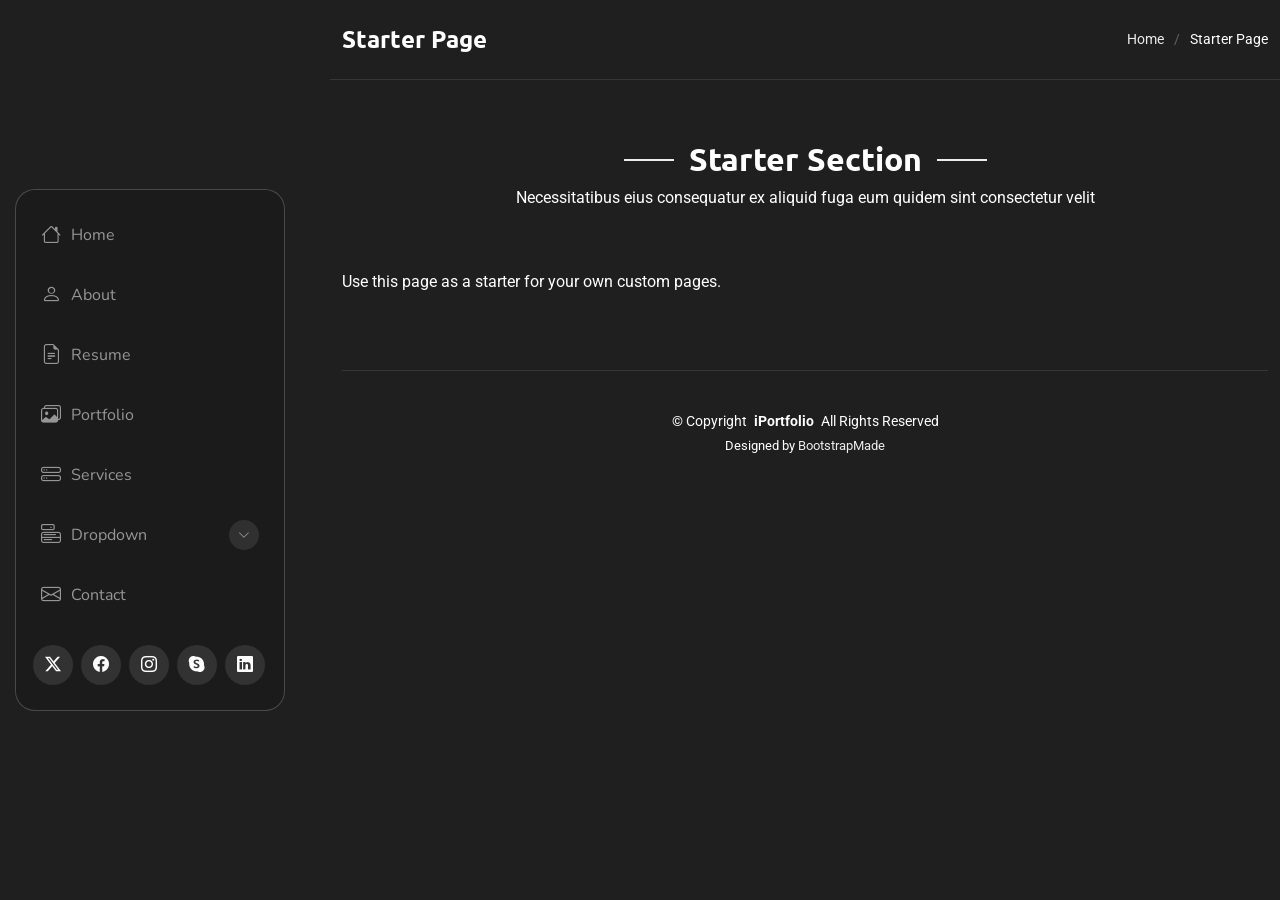
<file: starter-page.html>
<!DOCTYPE html>
<html lang="en">

<head>
  <meta charset="utf-8">
  <meta content="width=device-width, initial-scale=1.0" name="viewport">
  <title>Starter Page - SnapFolio Bootstrap Template</title>
  <meta name="description" content="">
  <meta name="keywords" content="">

  <!-- Favicons -->
  <link href="assets/img/favicon.png" rel="icon">
  <link href="assets/img/apple-touch-icon.png" rel="apple-touch-icon">

  <!-- Fonts -->
  <link href="https://fonts.googleapis.com" rel="preconnect">
  <link href="https://fonts.gstatic.com" rel="preconnect" crossorigin>
  <link href="https://fonts.googleapis.com/css2?family=Roboto:ital,wght@0,100;0,300;0,400;0,500;0,700;0,900;1,100;1,300;1,400;1,500;1,700;1,900&family=Ubuntu:ital,wght@0,300;0,400;0,500;0,700;1,300;1,400;1,500;1,700&family=Nunito:ital,wght@0,200;0,300;0,400;0,500;0,600;0,700;0,800;0,900;1,200;1,300;1,400;1,500;1,600;1,700;1,800;1,900&display=swap" rel="stylesheet">

  <!-- Vendor CSS Files -->
  <link href="assets/vendor/bootstrap/css/bootstrap.min.css" rel="stylesheet">
  <link href="assets/vendor/bootstrap-icons/bootstrap-icons.css" rel="stylesheet">
  <link href="assets/vendor/aos/aos.css" rel="stylesheet">
  <link href="assets/vendor/glightbox/css/glightbox.min.css" rel="stylesheet">
  <link href="assets/vendor/swiper/swiper-bundle.min.css" rel="stylesheet">

  <!-- Main CSS File -->
  <link href="assets/css/main.css" rel="stylesheet">

  <!-- =======================================================
  * Template Name: SnapFolio
  * Template URL: https://bootstrapmade.com/snapfolio-bootstrap-portfolio-template/
  * Updated: Jul 21 2025 with Bootstrap v5.3.7
  * Author: BootstrapMade.com
  * License: https://bootstrapmade.com/license/
  ======================================================== -->
</head>

<body class="starter-page-page">

  <header id="header" class="header dark-background d-flex flex-column justify-content-center">
    <i class="header-toggle d-xl-none bi bi-list"></i>

    <div class="header-container d-flex flex-column align-items-start">
      <nav id="navmenu" class="navmenu">
        <ul>
          <li><a href="#hero"><i class="bi bi-house navicon"></i>Home</a></li>
          <li><a href="#about"><i class="bi bi-person navicon"></i> About</a></li>
          <li><a href="#resume"><i class="bi bi-file-earmark-text navicon"></i> Resume</a></li>
          <li><a href="#portfolio"><i class="bi bi-images navicon"></i> Portfolio</a></li>
          <li><a href="#services"><i class="bi bi-hdd-stack navicon"></i> Services</a></li>
          <li class="dropdown"><a href="#"><i class="bi bi-menu-button navicon"></i> <span>Dropdown</span> <i class="bi bi-chevron-down toggle-dropdown"></i></a>
            <ul>
              <li><a href="#">Dropdown 1</a></li>
              <li class="dropdown"><a href="#"><span>Deep Dropdown</span> <i class="bi bi-chevron-down toggle-dropdown"></i></a>
                <ul>
                  <li><a href="#">Deep Dropdown 1</a></li>
                  <li><a href="#">Deep Dropdown 2</a></li>
                  <li><a href="#">Deep Dropdown 3</a></li>
                  <li><a href="#">Deep Dropdown 4</a></li>
                  <li><a href="#">Deep Dropdown 5</a></li>
                </ul>
              </li>
              <li><a href="#">Dropdown 2</a></li>
              <li><a href="#">Dropdown 3</a></li>
              <li><a href="#">Dropdown 4</a></li>
            </ul>
          </li>
          <li><a href="#contact"><i class="bi bi-envelope navicon"></i> Contact</a></li>
        </ul>
      </nav>

      <div class="social-links text-center">
        <a href="#" class="twitter"><i class="bi bi-twitter-x"></i></a>
        <a href="#" class="facebook"><i class="bi bi-facebook"></i></a>
        <a href="#" class="instagram"><i class="bi bi-instagram"></i></a>
        <a href="#" class="google-plus"><i class="bi bi-skype"></i></a>
        <a href="#" class="linkedin"><i class="bi bi-linkedin"></i></a>
      </div>

    </div>

  </header>

  <main class="main">

    <!-- Page Title -->
    <div class="page-title dark-background">
      <div class="container d-lg-flex justify-content-between align-items-center">
        <h1 class="mb-2 mb-lg-0">Starter Page</h1>
        <nav class="breadcrumbs">
          <ol>
            <li><a href="index.html">Home</a></li>
            <li class="current">Starter Page</li>
          </ol>
        </nav>
      </div>
    </div><!-- End Page Title -->

    <!-- Starter Section Section -->
    <section id="starter-section" class="starter-section section">

      <!-- Section Title -->
      <div class="container section-title" data-aos="fade-up">
        <h2>Starter Section</h2>
        <p>Necessitatibus eius consequatur ex aliquid fuga eum quidem sint consectetur velit</p>
      </div><!-- End Section Title -->

      <div class="container" data-aos="fade-up">
        <p>Use this page as a starter for your own custom pages.</p>
      </div>

    </section><!-- /Starter Section Section -->

  </main>

  <footer id="footer" class="footer position-relative">

    <div class="container">
      <div class="copyright text-center ">
        <p>© <span>Copyright</span> <strong class="px-1 sitename">iPortfolio</strong> <span>All Rights Reserved</span></p>
      </div>
      <div class="credits">
        <!-- All the links in the footer should remain intact. -->
        <!-- You can delete the links only if you've purchased the pro version. -->
        <!-- Licensing information: https://bootstrapmade.com/license/ -->
        <!-- Purchase the pro version with working PHP/AJAX contact form: [buy-url] -->
        Designed by <a href="https://bootstrapmade.com/">BootstrapMade</a>
      </div>
    </div>

  </footer>

  <!-- Scroll Top -->
  <a href="#" id="scroll-top" class="scroll-top d-flex align-items-center justify-content-center"><i class="bi bi-arrow-up-short"></i></a>

  <!-- Preloader -->
  <div id="preloader"></div>

  <!-- Vendor JS Files -->
  <script src="assets/vendor/bootstrap/js/bootstrap.bundle.min.js"></script>
  <script src="assets/vendor/php-email-form/validate.js"></script>
  <script src="assets/vendor/aos/aos.js"></script>
  <script src="assets/vendor/typed.js/typed.umd.js"></script>
  <script src="assets/vendor/purecounter/purecounter_vanilla.js"></script>
  <script src="assets/vendor/waypoints/noframework.waypoints.js"></script>
  <script src="assets/vendor/isotope-layout/isotope.pkgd.min.js"></script>
  <script src="assets/vendor/imagesloaded/imagesloaded.pkgd.min.js"></script>
  <script src="assets/vendor/glightbox/js/glightbox.min.js"></script>
  <script src="assets/vendor/swiper/swiper-bundle.min.js"></script>

  <!-- Main JS File -->
  <script src="assets/js/main.js"></script>

</body>

</html>
</file>
<file: assets/css/main.css>
/**
* Template Name: SnapFolio
* Template URL: https://bootstrapmade.com/snapfolio-bootstrap-portfolio-template/
* Updated: Jul 21 2025 with Bootstrap v5.3.7
* Author: BootstrapMade.com
* License: https://bootstrapmade.com/license/
*/

/*--------------------------------------------------------------
# Font & Color Variables
# Help: https://bootstrapmade.com/color-system/
--------------------------------------------------------------*/
/* Fonts */
:root {
  --default-font: "Roboto",  system-ui, -apple-system, "Segoe UI", Roboto, "Helvetica Neue", Arial, "Noto Sans", "Liberation Sans", sans-serif, "Apple Color Emoji", "Segoe UI Emoji", "Segoe UI Symbol", "Noto Color Emoji";
  --heading-font: "Ubuntu",  sans-serif;
  --nav-font: "Nunito",  sans-serif;
}

/* Global Colors - The following color variables are used throughout the website. Updating them here will change the color scheme of the entire website */
:root { 
  --background-color: #1f1f1f; /* Background color for the entire website, including individual sections */
  --default-color: #ffffff; /* Default color used for the majority of the text content across the entire website */
  --heading-color: #ffffff; /* Color for headings, subheadings and title throughout the website */
  --accent-color: #ececec; /* Accent color that represents your brand on the website. It's used for buttons, links, and other elements that need to stand out */
  --surface-color: #232323; /* The surface color is used as a background of boxed elements within sections, such as cards, icon boxes, or other elements that require a visual separation from the global background. */
  --contrast-color: #310606; /* Contrast color for text, ensuring readability against backgrounds of accent, heading, or default colors. */
}

/* Nav Menu Colors - The following color variables are used specifically for the navigation menu. They are separate from the global colors to allow for more customization options */
:root {
  --nav-color: rgba(236, 236, 236, 0.59);  /* The default color of the main navmenu links */
  --nav-hover-color: #ffffff; /* Applied to main navmenu links when they are hovered over or active */
  --nav-mobile-background-color: #393939; /* Used as the background color for mobile navigation menu */
  --nav-dropdown-background-color: #393939; /* Used as the background color for dropdown items that appear when hovering over primary navigation items */
  --nav-dropdown-color: #ffffff; /* Used for navigation links of the dropdown items in the navigation menu. */
  --nav-dropdown-hover-color: #ececec; /* Similar to --nav-hover-color, this color is applied to dropdown navigation links when they are hovered over. */
}

/* Color Presets - These classes override global colors when applied to any section or element, providing reuse of the sam color scheme. */

.light-background {
  --background-color: #2c2c2c;
  --surface-color: #323232;
}

.dark-background {
  --background-color: #040b14;
  --default-color: #ffffff;
  --heading-color: #ffffff;
  --surface-color: #151f2b;
  --contrast-color: #ffffff;
}

/* Smooth scroll */
:root {
  scroll-behavior: smooth;
}

/*--------------------------------------------------------------
# General Styling & Shared Classes
--------------------------------------------------------------*/
body {
  color: var(--default-color);
  background-color: var(--background-color);
  font-family: var(--default-font);
}

a {
  color: var(--accent-color);
  text-decoration: none;
  transition: 0.3s;
}

a:hover {
  color: color-mix(in srgb, var(--accent-color), transparent 25%);
  text-decoration: none;
}

h1,
h2,
h3,
h4,
h5,
h6 {
  color: var(--heading-color);
  font-family: var(--heading-font);
}

/* PHP Email Form Messages
------------------------------*/
.php-email-form .error-message {
  display: none;
  background: #df1529;
  color: #ffffff;
  text-align: left;
  padding: 15px;
  margin-bottom: 24px;
  font-weight: 600;
}

.php-email-form .sent-message {
  display: none;
  color: #ffffff;
  background: #059652;
  text-align: center;
  padding: 15px;
  margin-bottom: 24px;
  font-weight: 600;
}

.php-email-form .loading {
  display: none;
  background: var(--surface-color);
  text-align: center;
  padding: 15px;
  margin-bottom: 24px;
}

.php-email-form .loading:before {
  content: "";
  display: inline-block;
  border-radius: 50%;
  width: 24px;
  height: 24px;
  margin: 0 10px -6px 0;
  border: 3px solid var(--accent-color);
  border-top-color: var(--surface-color);
  animation: php-email-form-loading 1s linear infinite;
}

@keyframes php-email-form-loading {
  0% {
    transform: rotate(0deg);
  }

  100% {
    transform: rotate(360deg);
  }
}

/*--------------------------------------------------------------
# Global Header
--------------------------------------------------------------*/
.header {
  --background-color: #1b1b1b;
  --contrast-color: #444444;
  color: var(--default-color);
  position: fixed;
  top: 0;
  left: 0;
  bottom: 0;
  padding: 0 15px;
  width: 300px;
  transition: all ease-in-out 0.3s;
  overflow-y: auto;
  z-index: 997;
}

.header .header-container {
  border-radius: 20px;
  padding: 15px;
  background-color: var(--background-color);
  border: 1px solid color-mix(in srgb, var(--default-color), transparent 80%);
}

.header .social-links {
  margin: 0 0 10px 0;
}

.header .social-links a {
  font-size: 16px;
  display: inline-flex;
  align-items: center;
  justify-content: center;
  background: color-mix(in srgb, var(--default-color), transparent 90%);
  color: var(--default-color);
  margin: 0 2px;
  border-radius: 50%;
  text-align: center;
  width: 40px;
  height: 40px;
  transition: 0.3s;
}

.header .social-links a:hover {
  color: var(--contrast-color);
  background: var(--accent-color);
}

@media (min-width: 1200px) {

  .header~main,
  .header~#footer {
    margin-left: 330px;
  }
}

@media (max-width: 1199px) {
  .header {
    left: -100%;
  }
}

.header.header-show {
  left: 0;
}

.header .header-toggle {
  color: var(--contrast-color);
  background-color: var(--accent-color);
  font-size: 22px;
  display: flex;
  align-items: center;
  justify-content: center;
  width: 40px;
  height: 40px;
  border-radius: 50%;
  cursor: pointer;
  position: fixed;
  top: 15px;
  right: 15px;
  z-index: 9999;
  transition: background-color 0.3s;
}

.header .header-toggle:hover {
  color: var(--contrast-color);
  background-color: color-mix(in srgb, var(--accent-color) 90%, white 15%);
}

/*--------------------------------------------------------------
# Navigation Menu
--------------------------------------------------------------*/
.mobile-nav-toggle {
  display: none;
}

.navmenu {
  padding: 0;
  z-index: 9997;
  width: 100%;
}

.navmenu ul {
  list-style: none;
  padding: 0 0 20px 0;
  margin: 0;
}

.navmenu a,
.navmenu a:focus {
  color: var(--nav-color);
  padding: 15px 10px;
  font-family: var(--nav-font);
  font-size: 16px;
  font-weight: 400;
  display: flex;
  align-items: center;
  white-space: nowrap;
  transition: 0.3s;
  width: 100%;
}

.navmenu a .navicon,
.navmenu a:focus .navicon {
  font-size: 20px;
  margin-right: 10px;
}

.navmenu a .toggle-dropdown,
.navmenu a:focus .toggle-dropdown {
  font-size: 12px;
  line-height: 0;
  margin-left: auto;
  width: 30px;
  height: 30px;
  display: flex;
  align-items: center;
  justify-content: center;
  border-radius: 50%;
  transition: 0.3s;
  flex-shrink: 0;
  background-color: color-mix(in srgb, var(--accent-color), transparent 90%);
}

.navmenu a .toggle-dropdown:hover,
.navmenu a:focus .toggle-dropdown:hover {
  background-color: var(--accent-color);
  color: var(--contrast-color);
}

.navmenu a:hover,
.navmenu .active,
.navmenu .active:focus {
  color: var(--nav-hover-color);
}

.navmenu a:hover .navicon,
.navmenu .active .navicon,
.navmenu .active:focus .navicon {
  color: var(--accent-color);
}

.navmenu .active .toggle-dropdown,
.navmenu .active:focus .toggle-dropdown {
  background-color: var(--accent-color);
  color: var(--contrast-color);
  transform: rotate(180deg);
}

.navmenu .dropdown {
  display: block;
}

.navmenu .dropdown a,
.navmenu .dropdown a:focus {
  color: --nav-dropdown-color;
}

.navmenu .dropdown a:hover,
.navmenu .dropdown .active,
.navmenu .dropdown .active:focus {
  color: var(--nav-dropdown-hover-color);
}

.navmenu .dropdown ul {
  position: static;
  display: none;
  z-index: 99;
  padding: 5px 10px;
  margin: 5px 10px;
  background-color: var(--nav-dropdown-background-color);
  border: 1px solid color-mix(in srgb, var(--default-color), transparent 90%);
  box-shadow: none;
  transition: all 0.5s ease-in-out;
}

.navmenu .dropdown ul ul {
  background-color: rgba(33, 37, 41, 0.1);
}

.navmenu .dropdown>.dropdown-active {
  display: block;
  background-color: rgba(33, 37, 41, 0.03);
}

/*--------------------------------------------------------------
# Global Footer
--------------------------------------------------------------*/
.footer {
  color: var(--default-color);
  background-color: var(--background-color);
  font-size: 14px;
  padding: 0 0 40px 0;
  position: relative;
}

.footer .copyright {
  padding-top: 40px;
  border-top: 1px solid color-mix(in srgb, var(--default-color), transparent 90%);
}

.footer .copyright p {
  margin-bottom: 0;
}

.footer .credits {
  margin-top: 4px;
  font-size: 13px;
  text-align: center;
}

/*--------------------------------------------------------------
# Preloader
--------------------------------------------------------------*/
#preloader {
  position: fixed;
  inset: 0;
  z-index: 999999;
  overflow: hidden;
  background: var(--background-color);
  transition: all 0.6s ease-out;
}

#preloader:before {
  content: "";
  position: fixed;
  top: calc(50% - 30px);
  left: calc(50% - 30px);
  border: 6px solid #ffffff;
  border-color: var(--accent-color) transparent var(--accent-color) transparent;
  border-radius: 50%;
  width: 60px;
  height: 60px;
  animation: animate-preloader 1.5s linear infinite;
}

@keyframes animate-preloader {
  0% {
    transform: rotate(0deg);
  }

  100% {
    transform: rotate(360deg);
  }
}

/*--------------------------------------------------------------
# Scroll Top Button
--------------------------------------------------------------*/
.scroll-top {
  position: fixed;
  visibility: hidden;
  opacity: 0;
  right: 15px;
  bottom: -15px;
  z-index: 99999;
  background-color: var(--accent-color);
  width: 44px;
  height: 44px;
  border-radius: 50px;
  transition: all 0.4s;
}

.scroll-top i {
  font-size: 24px;
  color: var(--contrast-color);
  line-height: 0;
}

.scroll-top:hover {
  background-color: color-mix(in srgb, var(--accent-color), transparent 20%);
  color: var(--contrast-color);
}

.scroll-top.active {
  visibility: visible;
  opacity: 1;
  bottom: 15px;
}

/*--------------------------------------------------------------
# Disable aos animation delay on mobile devices
--------------------------------------------------------------*/
@media screen and (max-width: 768px) {
  [data-aos-delay] {
    transition-delay: 0 !important;
  }
}

/*--------------------------------------------------------------
# Global Page Titles & Breadcrumbs
--------------------------------------------------------------*/
.page-title {
  color: var(--default-color);
  padding: 25px 0 0 0;
  position: relative;
}

.page-title .container {
  border-bottom: 1px solid color-mix(in srgb, var(--default-color), transparent 90%);
  padding-bottom: 25px;
}

.page-title h1 {
  font-size: 24px;
  font-weight: 700;
}

.page-title .breadcrumbs ol {
  display: flex;
  flex-wrap: wrap;
  list-style: none;
  padding: 0;
  margin: 0;
  font-size: 14px;
  font-weight: 400;
}

.page-title .breadcrumbs ol li+li {
  padding-left: 10px;
}

.page-title .breadcrumbs ol li+li::before {
  content: "/";
  display: inline-block;
  padding-right: 10px;
  color: color-mix(in srgb, var(--default-color), transparent 70%);
}

/*--------------------------------------------------------------
# Global Sections
--------------------------------------------------------------*/
section,
.section {
  color: var(--default-color);
  background-color: var(--background-color);
  padding: 60px 0;
  overflow: clip;
}

/*--------------------------------------------------------------
# Global Section Titles
--------------------------------------------------------------*/
.section-title {
  text-align: center;
  padding-bottom: 60px;
  position: relative;
}

.section-title h2 {
  font-size: 32px;
  font-weight: 700;
  position: relative;
}

.section-title h2:before,
.section-title h2:after {
  content: "";
  width: 50px;
  height: 2px;
  background: var(--accent-color);
  display: inline-block;
}

.section-title h2:before {
  margin: 0 15px 10px 0;
}

.section-title h2:after {
  margin: 0 0 10px 15px;
}

.section-title p {
  margin-bottom: 0;
}

/*--------------------------------------------------------------
# Hero Section
--------------------------------------------------------------*/
.hero {
  min-height: 100vh;
  position: relative;
  overflow: hidden;
  display: flex;
  align-items: center;
}

.hero .background-elements {
  position: absolute;
  top: 0;
  left: 0;
  width: 100%;
  height: 100%;
  z-index: 1;
  overflow: hidden;
}

.hero .background-elements .bg-circle {
  position: absolute;
  border-radius: 50%;
  background: linear-gradient(45deg, color-mix(in srgb, var(--accent-color), transparent 90%), color-mix(in srgb, var(--accent-color), transparent 95%));
  animation: float 6s ease-in-out infinite;
}

.hero .background-elements .bg-circle.circle-1 {
  width: 300px;
  height: 300px;
  top: 10%;
  right: 10%;
  animation-delay: 0s;
}

.hero .background-elements .bg-circle.circle-2 {
  width: 200px;
  height: 200px;
  bottom: 20%;
  left: 5%;
  animation-delay: 2s;
}

.hero .hero-content {
  position: relative;
  width: 100%;
  z-index: 2;
}

.hero .container {
  position: relative;
  z-index: 3;
}

.hero .hero-text h1 {
  font-size: 72px;
  font-weight: 800;
  line-height: 1.1;
  margin-bottom: 15px;
  color: var(--heading-color);
}

.hero .hero-text h1 .accent-text {
  color: var(--accent-color);
  position: relative;
}

.hero .hero-text h1 .accent-text::after {
  content: "";
  position: absolute;
  bottom: -5px;
  left: 0;
  width: 100%;
  height: 3px;
  background: linear-gradient(90deg, var(--accent-color), color-mix(in srgb, var(--accent-color), transparent 50%));
}

.hero .hero-text h2 {
  font-size: 32px;
  font-weight: 600;
  color: var(--heading-color);
  margin-bottom: 10px;
}

.hero .hero-text .lead {
  font-size: 24px;
  margin-bottom: 20px;
  color: var(--default-color);
}

.hero .hero-text .lead span {
  color: var(--accent-color);
  font-weight: 600;
  border-bottom: 2px solid var(--accent-color);
  padding-bottom: 2px;
}

.hero .hero-text .description {
  font-size: 18px;
  line-height: 1.6;
  color: color-mix(in srgb, var(--default-color), transparent 20%);
  margin-bottom: 40px;
  max-width: 500px;
}

.hero .hero-actions {
  display: flex;
  gap: 20px;
  margin-bottom: 40px;
  flex-wrap: wrap;
}

.hero .hero-actions .btn {
  padding: 14px 30px;
  font-size: 16px;
  font-weight: 600;
  border-radius: 50px;
  text-decoration: none;
  transition: all 0.3s ease;
  border: 2px solid;
}

.hero .hero-actions .btn.btn-primary {
  background-color: var(--accent-color);
  color: var(--contrast-color);
  border-color: var(--accent-color);
}

.hero .hero-actions .btn.btn-primary:hover {
  background-color: color-mix(in srgb, var(--accent-color), black 10%);
  transform: translateY(-2px);
  box-shadow: 0 8px 25px color-mix(in srgb, var(--accent-color), transparent 70%);
}

.hero .hero-actions .btn.btn-outline {
  background-color: transparent;
  color: var(--accent-color);
  border-color: var(--accent-color);
}

.hero .hero-actions .btn.btn-outline:hover {
  background-color: var(--accent-color);
  color: var(--contrast-color);
  transform: translateY(-2px);
}

.hero .social-links {
  display: flex;
  gap: 20px;
}

.hero .social-links a {
  width: 50px;
  height: 50px;
  display: flex;
  align-items: center;
  justify-content: center;
  background-color: var(--surface-color);
  color: color-mix(in srgb, var(--default-color), transparent 40%);
  border-radius: 50%;
  font-size: 20px;
  transition: all 0.3s ease;
}

.hero .social-links a:hover {
  color: var(--contrast-color);
  background-color: var(--accent-color);
  transform: translateY(-3px);
  box-shadow: 0 8px 25px color-mix(in srgb, var(--accent-color), transparent 70%);
}

.hero .hero-visual {
  display: flex;
  justify-content: center;
  align-items: center;
  height: 100%;
}

.hero .hero-visual .profile-container {
  position: relative;
  width: 400px;
  height: 400px;
}

.hero .hero-visual .profile-container .profile-background {
  position: absolute;
  top: 15px;
  left: 15px;
  width: 100%;
  height: 100%;
  background: color-mix(in srgb, var(--accent-color), transparent 90%);
  border-radius: 30px;
  z-index: 1;
}

.hero .hero-visual .profile-container .profile-image {
  position: relative;
  width: 100%;
  height: 100%;
  object-fit: cover;
  border-radius: 30px;
  z-index: 2;
}

@keyframes float {

  0%,
  100% {
    transform: translateY(0px);
  }

  50% {
    transform: translateY(-20px);
  }
}

@keyframes floatIcon {

  0%,
  100% {
    transform: translateY(0px) rotate(0deg);
  }

  50% {
    transform: translateY(-10px) rotate(5deg);
  }
}

@media (max-width: 992px) {
  .hero .hero-text {
    text-align: center;
    margin-bottom: 50px;
  }

  .hero .hero-text h1 {
    font-size: 56px;
  }

  .hero .hero-text h2 {
    font-size: 28px;
  }

  .hero .hero-text .lead {
    font-size: 20px;
  }

  .hero .hero-visual .profile-container {
    width: 350px;
    height: 350px;
  }
}

@media (max-width: 768px) {
  .hero .hero-text h1 {
    font-size: 42px;
  }

  .hero .hero-text h2 {
    font-size: 24px;
  }

  .hero .hero-text .lead {
    font-size: 18px;
  }

  .hero .hero-text .description {
    font-size: 16px;
  }

  .hero .hero-actions {
    justify-content: center;
  }

  .hero .hero-actions .btn {
    padding: 12px 25px;
    font-size: 14px;
  }

  .hero .hero-visual .profile-container {
    width: 300px;
    height: 300px;
  }

  .hero .background-elements .bg-circle.circle-1 {
    width: 200px;
    height: 200px;
  }

  .hero .background-elements .bg-circle.circle-2 {
    width: 150px;
    height: 150px;
  }

  .hero .background-elements .bg-circle.circle-3 {
    width: 100px;
    height: 100px;
  }
}

/*--------------------------------------------------------------
# About Section
--------------------------------------------------------------*/
.about .profile-card {
  background: linear-gradient(135deg, var(--surface-color) 0%, color-mix(in srgb, var(--surface-color), var(--accent-color) 5%) 100%);
  border-radius: 2rem;
  padding: 2.5rem;
  text-align: center;
  box-shadow: 0 20px 40px rgba(0, 0, 0, 0.08);
  border: 1px solid color-mix(in srgb, var(--accent-color), transparent 90%);
  position: relative;
  overflow: hidden;
}

.about .profile-card::before {
  content: "";
  position: absolute;
  top: 0;
  left: 0;
  right: 0;
  height: 4px;
  background: linear-gradient(90deg, var(--accent-color), color-mix(in srgb, var(--accent-color), var(--heading-color) 30%));
}

@media (max-width: 991px) {
  .about .profile-card {
    margin-bottom: 3rem;
  }
}

.about .profile-header {
  position: relative;
  margin-bottom: 2rem;
}

.about .profile-header .profile-image {
  width: 160px;
  height: 160px;
  margin: 0 auto 1.5rem;
  border-radius: 50%;
  overflow: hidden;
  border: 4px solid var(--accent-color);
  box-shadow: 0 10px 30px rgba(0, 0, 0, 0.15);
}

.about .profile-header .profile-image img {
  width: 100%;
  height: 100%;
  object-fit: cover;
}

.about .profile-header .profile-badge {
  position: absolute;
  bottom: 20px;
  right: calc(50% - 65px);
  width: 32px;
  height: 32px;
  background-color: var(--accent-color);
  border-radius: 50%;
  display: flex;
  align-items: center;
  justify-content: center;
  border: 3px solid var(--surface-color);
}

.about .profile-header .profile-badge i {
  color: var(--contrast-color);
  font-size: 14px;
}

.about .profile-content h3 {
  font-size: 1.5rem;
  font-weight: 700;
  margin-bottom: 0.5rem;
  color: var(--heading-color);
}

.about .profile-content .profession {
  color: var(--accent-color);
  font-weight: 500;
  margin-bottom: 2rem;
}

.about .contact-links {
  display: flex;
  flex-direction: column;
  gap: 1rem;
}

.about .contact-links .contact-item {
  display: flex;
  align-items: center;
  gap: 0.75rem;
  padding: 0.75rem 1rem;
  background-color: color-mix(in srgb, var(--surface-color), var(--background-color) 50%);
  border-radius: 0.75rem;
  text-decoration: none;
  color: var(--default-color);
  transition: all 0.3s;
  border: 1px solid color-mix(in srgb, var(--default-color), transparent 90%);
}

.about .contact-links .contact-item:hover {
  background-color: var(--accent-color);
  color: var(--contrast-color);
  transform: translateY(-2px);
  box-shadow: 0 5px 20px color-mix(in srgb, var(--accent-color), transparent 70%);
}

.about .contact-links .contact-item i {
  font-size: 1rem;
  width: 18px;
}

.about .about-content {
  padding-left: 3rem;
}

@media (max-width: 991px) {
  .about .about-content {
    padding-left: 0;
  }
}

.about .about-content .section-header {
  margin-bottom: 2rem;
}

.about .about-content .section-header .badge-text {
  display: inline-block;
  background: linear-gradient(135deg, var(--accent-color), color-mix(in srgb, var(--accent-color), var(--heading-color) 20%));
  color: var(--contrast-color);
  padding: 0.5rem 1.5rem;
  border-radius: 2rem;
  font-size: 0.875rem;
  font-weight: 600;
  letter-spacing: 0.5px;
  margin-bottom: 1.5rem;
}

.about .about-content .section-header h2 {
  font-size: 2.25rem;
  font-weight: 700;
  line-height: 1.3;
  margin: 0;
}

@media (max-width: 768px) {
  .about .about-content .section-header h2 {
    font-size: 1.875rem;
  }
}

.about .about-content .description {
  margin-bottom: 2.5rem;
}

.about .about-content .description p {
  font-size: 1.1rem;
  line-height: 1.7;
  color: color-mix(in srgb, var(--default-color), transparent 20%);
  margin-bottom: 1.5rem;
}

.about .about-content .description p:last-child {
  margin-bottom: 0;
}

.about .stats-grid {
  display: grid;
  grid-template-columns: repeat(3, 1fr);
  gap: 2rem;
  margin-bottom: 2.5rem;
  padding: 2rem;
  background-color: var(--surface-color);
  border-radius: 1.5rem;
  box-shadow: 0 10px 30px rgba(0, 0, 0, 0.05);
}

@media (max-width: 768px) {
  .about .stats-grid {
    grid-template-columns: 1fr;
    gap: 1.5rem;
    text-align: center;
  }
}

.about .stats-grid .stat-item {
  text-align: center;
}

.about .stats-grid .stat-item .stat-number {
  font-size: 2rem;
  font-weight: 700;
  color: var(--accent-color);
  display: block;
  margin-bottom: 0.5rem;
}

.about .stats-grid .stat-item .stat-label {
  font-size: 0.875rem;
  color: color-mix(in srgb, var(--default-color), transparent 40%);
  font-weight: 500;
}

.about .details-grid {
  margin-bottom: 2.5rem;
}

.about .details-grid .detail-row {
  display: grid;
  grid-template-columns: 1fr 1fr;
  gap: 2rem;
  margin-bottom: 1.5rem;
}

@media (max-width: 768px) {
  .about .details-grid .detail-row {
    grid-template-columns: 1fr;
    gap: 1rem;
  }
}

.about .details-grid .detail-row:last-child {
  margin-bottom: 0;
}

.about .details-grid .detail-item .detail-label {
  display: block;
  font-size: 0.875rem;
  color: color-mix(in srgb, var(--default-color), transparent 50%);
  margin-bottom: 0.5rem;
  font-weight: 500;
}

.about .details-grid .detail-item .detail-value {
  display: block;
  font-weight: 600;
  color: var(--heading-color);
  font-size: 1rem;
}

.about .cta-section {
  display: flex;
  gap: 1rem;
  flex-wrap: wrap;
}

.about .cta-section .btn {
  padding: 0.875rem 2rem;
  border-radius: 0.75rem;
  font-weight: 600;
  text-decoration: none;
  transition: all 0.3s;
  display: inline-flex;
  align-items: center;
  gap: 0.5rem;
  border: 2px solid transparent;
}

.about .cta-section .btn.btn-primary {
  background-color: var(--accent-color);
  color: var(--contrast-color);
}

.about .cta-section .btn.btn-primary:hover {
  background-color: color-mix(in srgb, var(--accent-color), black 15%);
  transform: translateY(-2px);
  box-shadow: 0 10px 30px color-mix(in srgb, var(--accent-color), transparent 60%);
}

.about .cta-section .btn.btn-outline {
  background-color: transparent;
  color: var(--default-color);
  border-color: color-mix(in srgb, var(--default-color), transparent 70%);
}

.about .cta-section .btn.btn-outline:hover {
  border-color: var(--accent-color);
  transform: translateY(-2px);
}

/*--------------------------------------------------------------
# Stats Section
--------------------------------------------------------------*/
.stats .stats-wrapper {
  display: grid;
  grid-template-columns: repeat(4, 1fr);
  gap: 20px;
}

@media (max-width: 992px) {
  .stats .stats-wrapper {
    grid-template-columns: repeat(2, 1fr);
  }
}

@media (max-width: 576px) {
  .stats .stats-wrapper {
    grid-template-columns: 1fr;
  }
}

.stats .stats-item {
  background: linear-gradient(135deg, color-mix(in srgb, var(--surface-color), transparent 5%), var(--surface-color));
  border-radius: 15px;
  padding: 40px 20px;
  text-align: center;
  position: relative;
  transition: transform 0.3s ease, box-shadow 0.3s ease;
  box-shadow: 0 10px 30px rgba(0, 0, 0, 0.05);
  overflow: hidden;
}

.stats .stats-item:hover {
  transform: translateY(-10px);
  box-shadow: 0 15px 35px rgba(0, 0, 0, 0.1);
}

.stats .stats-item:hover .icon-wrapper {
  transform: scale(1.1);
}

.stats .stats-item:nth-child(1) .icon-wrapper {
  background-color: color-mix(in srgb, var(--accent-color), transparent 85%);
}

.stats .stats-item:nth-child(1) .icon-wrapper i {
  color: color-mix(in srgb, var(--accent-color), transparent 10%);
}

.stats .stats-item:nth-child(2) .icon-wrapper {
  background-color: color-mix(in srgb, #ff7e00, transparent 85%);
}

.stats .stats-item:nth-child(2) .icon-wrapper i {
  color: color-mix(in srgb, #ff7e00, transparent 10%);
}

.stats .stats-item:nth-child(3) .icon-wrapper {
  background-color: color-mix(in srgb, #00c875, transparent 85%);
}

.stats .stats-item:nth-child(3) .icon-wrapper i {
  color: color-mix(in srgb, #00c875, transparent 10%);
}

.stats .stats-item:nth-child(4) .icon-wrapper {
  background-color: color-mix(in srgb, #e83e8c, transparent 85%);
}

.stats .stats-item:nth-child(4) .icon-wrapper i {
  color: color-mix(in srgb, #e83e8c, transparent 10%);
}

.stats .stats-item .icon-wrapper {
  width: 80px;
  height: 80px;
  border-radius: 50%;
  display: flex;
  align-items: center;
  justify-content: center;
  margin: 0 auto 20px;
  transition: transform 0.3s ease;
}

.stats .stats-item .icon-wrapper i {
  font-size: 36px;
}

.stats .stats-item span {
  display: block;
  font-size: 48px;
  font-weight: 700;
  color: var(--heading-color);
  margin-bottom: 10px;
  line-height: 1;
  font-family: var(--heading-font);
}

.stats .stats-item p {
  color: var(--default-color);
  font-size: 18px;
  margin: 0;
  font-weight: 500;
  font-family: var(--heading-font);
  opacity: 0.8;
}

/*--------------------------------------------------------------
# Skills Section
--------------------------------------------------------------*/
.skills .skills-category {
  background-color: var(--surface-color);
  padding: 30px;
  border-radius: 8px;
  box-shadow: 0 0 20px rgba(0, 0, 0, 0.05);
  height: 100%;
  transition: transform 0.3s;
}

.skills .skills-category:hover {
  transform: translateY(-5px);
}

.skills .skills-category h3 {
  font-size: 24px;
  margin-bottom: 25px;
  position: relative;
  padding-bottom: 15px;
}

.skills .skills-category h3:after {
  content: "";
  position: absolute;
  bottom: 0;
  left: 0;
  width: 50px;
  height: 2px;
  background-color: var(--accent-color);
}

.skills .skill-item {
  margin-bottom: 25px;
}

.skills .skill-item:last-child {
  margin-bottom: 0;
}

.skills .skill-item h4 {
  font-size: 16px;
  margin-bottom: 8px;
}

.skills .skill-item .skill-percentage {
  font-size: 14px;
  color: color-mix(in srgb, var(--heading-color), transparent 30%);
}

.skills .skill-item .progress {
  height: 8px;
  background-color: color-mix(in srgb, var(--accent-color), transparent 90%);
  border-radius: 20px;
  overflow: hidden;
  position: relative;
}

.skills .skill-item .progress .progress-bar {
  background-color: var(--accent-color);
  transition: width 1.5s ease-in-out;
  width: 0;
  height: 100%;
  border-radius: 20px;
}

.skills .skill-item .skill-tooltip {
  font-size: 14px;
  color: color-mix(in srgb, var(--default-color), transparent 30%);
  margin-top: 8px;
  opacity: 0;
  transform: translateY(-5px);
  transition: all 0.3s;
}

.skills .skill-item:hover .skill-tooltip {
  opacity: 1;
  transform: translateY(0);
}

.skills .skill-box {
  background-color: var(--surface-color);
  padding: 25px 20px;
  border-radius: 8px;
  text-align: center;
  transition: all 0.3s;
  height: 100%;
  position: relative;
  overflow: hidden;
  box-shadow: 0 0 15px rgba(0, 0, 0, 0.05);
}

.skills .skill-box:hover {
  transform: translateY(-5px);
}

.skills .skill-box:hover i {
  color: var(--accent-color);
  transform: scale(1.1);
}

.skills .skill-box:hover .skill-tooltip {
  opacity: 1;
  transform: translateY(0);
}

.skills .skill-box i {
  font-size: 36px;
  color: color-mix(in srgb, var(--accent-color), transparent 20%);
  margin-bottom: 15px;
  display: inline-block;
  transition: all 0.3s;
}

.skills .skill-box h4 {
  font-size: 18px;
  margin-bottom: 10px;
}

.skills .skill-box .skill-tooltip {
  font-size: 14px;
  color: color-mix(in srgb, var(--default-color), transparent 30%);
  opacity: 0;
  transform: translateY(5px);
  transition: all 0.3s;
}

@media (max-width: 991.98px) {
  .skills .skills-category {
    margin-bottom: 30px;
  }

  .skills .skills-category:last-child {
    margin-bottom: 0;
  }
}

@media (max-width: 767.98px) {
  .skills .skill-box {
    margin-bottom: 20px;
  }

  .skills .skill-box:last-child {
    margin-bottom: 0;
  }
}

/*--------------------------------------------------------------
# Resume Section
--------------------------------------------------------------*/
.resume .resume-side {
  background-color: var(--surface-color);
  padding: 2rem;
  border-radius: 10px;
  box-shadow: 0 0 20px rgba(0, 0, 0, 0.1);
  height: 100%;
}

.resume .resume-side .profile-img {
  text-align: center;
}

.resume .resume-side .profile-img img {
  width: 200px;
  height: 200px;
  object-fit: cover;
  border: 5px solid color-mix(in srgb, var(--accent-color), transparent 85%);
  border-radius: 50%;
}

.resume .resume-side h3 {
  font-size: 1.5rem;
  margin-bottom: 1rem;
  color: var(--heading-color);
  font-weight: 600;
}

.resume .resume-side .contact-info li {
  margin-bottom: 1rem;
  color: var(--default-color);
}

.resume .resume-side .contact-info li i {
  width: 25px;
  color: var(--accent-color);
  margin-right: 0.5rem;
}

.resume .resume-side .skill-item {
  margin-bottom: 1.5rem;
}

.resume .resume-side .skill-item span {
  font-size: 0.9rem;
  color: var(--default-color);
}

.resume .resume-side .skill-item .progress {
  height: 8px;
  background-color: color-mix(in srgb, var(--accent-color), transparent 90%);
  border-radius: 4px;
  margin-top: 0.5rem;
}

.resume .resume-side .skill-item .progress .progress-bar {
  background-color: var(--accent-color);
  width: 0;
  transition: width 1s ease;
}

.resume .resume-section {
  margin-bottom: 3rem;
}

.resume .resume-section h3 {
  font-size: 1.75rem;
  margin-bottom: 1.5rem;
  color: var(--heading-color);
  font-weight: 600;
}

.resume .resume-section h3 i {
  color: var(--accent-color);
}

.resume .resume-section .resume-item {
  padding-left: 1.5rem;
  border-left: 2px solid color-mix(in srgb, var(--accent-color), transparent 80%);
  margin-bottom: 2rem;
  position: relative;
}

.resume .resume-section .resume-item:before {
  content: "";
  position: absolute;
  width: 16px;
  height: 16px;
  border-radius: 50%;
  left: -9px;
  top: 0;
  background: var(--accent-color);
}

.resume .resume-section .resume-item h4 {
  font-size: 1.2rem;
  margin-bottom: 0.5rem;
  color: var(--heading-color);
  font-weight: 600;
}

.resume .resume-section .resume-item h5 {
  font-size: 1rem;
  margin-bottom: 0.5rem;
  color: var(--accent-color);
}

.resume .resume-section .resume-item .company {
  font-size: 0.95rem;
  margin-bottom: 1rem;
  color: var(--heading-color);
}

.resume .resume-section .resume-item .company i {
  margin-right: 0.5rem;
}

.resume .resume-section .resume-item ul {
  padding-left: 1.2rem;
}

.resume .resume-section .resume-item ul li {
  margin-bottom: 0.5rem;
  color: var(--default-color);
}

.resume .resume-section .resume-item p {
  color: var(--default-color);
  margin-bottom: 0;
}

@media (max-width: 991.98px) {
  .resume .resume-side {
    margin-bottom: 2rem;
  }
}

/*--------------------------------------------------------------
# Portfolio Section
--------------------------------------------------------------*/
@media (max-width: 991px) {
  .portfolio .filter-sidebar {
    margin-bottom: 30px;
  }
}

.portfolio .filters-wrapper {
  background-color: color-mix(in srgb, var(--surface-color), var(--default-color) 3%);
  padding: 30px;
  border-radius: 10px;
  box-shadow: 0 5px 25px rgba(0, 0, 0, 0.05);
}

@media (max-width: 991px) {
  .portfolio .filters-wrapper {
    padding: 20px;
  }
}

.portfolio .portfolio-filters {
  padding: 0;
  margin: 0;
  list-style: none;
  display: flex;
  flex-direction: column;
  gap: 10px;
}

@media (max-width: 991px) {
  .portfolio .portfolio-filters {
    flex-direction: row;
    flex-wrap: wrap;
    justify-content: center;
  }
}

.portfolio .portfolio-filters li {
  cursor: pointer;
  padding: 12px 20px;
  font-size: 16px;
  font-weight: 500;
  line-height: 1;
  color: var(--default-color);
  transition: all 0.3s ease-in-out;
  border-radius: 6px;
  background: transparent;
  position: relative;
  border-left: 3px solid transparent;
}

@media (max-width: 991px) {
  .portfolio .portfolio-filters li {
    padding: 8px 16px;
    border: 1px solid color-mix(in srgb, var(--accent-color), transparent 80%);
    border-left-width: 3px;
  }
}

.portfolio .portfolio-filters li:hover {
  color: var(--accent-color);
  background-color: color-mix(in srgb, var(--accent-color), transparent 90%);
  border-left-color: color-mix(in srgb, var(--accent-color), transparent 50%);
}

.portfolio .portfolio-filters li.filter-active {
  color: var(--accent-color);
  background-color: color-mix(in srgb, var(--accent-color), transparent 90%);
  border-left-color: var(--accent-color);
  font-weight: 600;
}

.portfolio .portfolio-wrap {
  transition: 0.4s;
  position: relative;
  overflow: hidden;
  border-radius: 12px;
  box-shadow: 0 5px 20px rgba(0, 0, 0, 0.08);
  height: 100%;
}

.portfolio .portfolio-wrap img {
  transition: transform 0.6s cubic-bezier(0.215, 0.61, 0.355, 1);
  width: 100%;
  height: 350px;
  object-fit: cover;
}

.portfolio .portfolio-wrap .portfolio-info {
  position: absolute;
  bottom: 0;
  left: 0;
  right: 0;
  padding: 25px;
  background: linear-gradient(to top, rgba(0, 0, 0, 0.8) 0%, rgba(0, 0, 0, 0.4) 60%, rgba(0, 0, 0, 0) 100%);
  z-index: 3;
  transition: all 0.4s cubic-bezier(0.215, 0.61, 0.355, 1);
  transform: translateY(20px);
  opacity: 0;
}

.portfolio .portfolio-wrap .portfolio-info .content {
  transition: all 0.4s cubic-bezier(0.215, 0.61, 0.355, 1);
  transform: translateY(20px);
}

.portfolio .portfolio-wrap .portfolio-info .category {
  display: inline-block;
  color: var(--accent-color);
  font-size: 14px;
  font-weight: 500;
  text-transform: uppercase;
  letter-spacing: 1px;
  margin-bottom: 8px;
}

.portfolio .portfolio-wrap .portfolio-info h4 {
  font-size: 20px;
  color: var(--contrast-color);
  font-weight: 700;
  margin-bottom: 15px;
}

.portfolio .portfolio-wrap .portfolio-info .portfolio-links {
  display: flex;
  gap: 12px;
}

.portfolio .portfolio-wrap .portfolio-info .portfolio-links a {
  color: var(--contrast-color);
  width: 40px;
  height: 40px;
  display: flex;
  align-items: center;
  justify-content: center;
  background-color: color-mix(in srgb, var(--accent-color), transparent 30%);
  border-radius: 50%;
  font-size: 18px;
  transition: 0.3s;
}

.portfolio .portfolio-wrap .portfolio-info .portfolio-links a:hover {
  background-color: var(--accent-color);
  transform: translateY(-3px);
}

.portfolio .portfolio-wrap:hover {
  transform: translateY(-5px);
}

.portfolio .portfolio-wrap:hover img {
  transform: scale(1.08);
}

.portfolio .portfolio-wrap:hover .portfolio-info {
  transform: translateY(0);
  opacity: 1;
}

.portfolio .portfolio-wrap:hover .portfolio-info .content {
  transform: translateY(0);
}

/*--------------------------------------------------------------
# Services Section
--------------------------------------------------------------*/
.services .service-header {
  margin-bottom: 60px;
}

.services .service-header .service-intro .service-heading {
  font-size: 48px;
  margin-bottom: 0;
  font-weight: 700;
  line-height: 1.2;
  color: var(--heading-color);
}

.services .service-header .service-intro .service-heading div {
  display: block;
  position: relative;
}

.services .service-header .service-intro .service-heading span {
  display: block;
  color: var(--accent-color);
}

@media (max-width: 992px) {
  .services .service-header .service-intro .service-heading {
    font-size: 36px;
  }
}

@media (max-width: 768px) {
  .services .service-header .service-intro .service-heading {
    font-size: 30px;
    margin-bottom: 20px;
  }
}

.services .service-header .service-summary p {
  margin-bottom: 25px;
  color: var(--default-color);
}

.services .service-header .service-summary .service-btn {
  display: inline-flex;
  align-items: center;
  padding: 12px 30px;
  background-color: var(--accent-color);
  color: var(--contrast-color);
  border-radius: 4px;
  font-weight: 500;
  transition: all 0.3s ease;
}

.services .service-header .service-summary .service-btn i {
  margin-left: 10px;
  transition: transform 0.3s ease;
}

.services .service-header .service-summary .service-btn:hover {
  background-color: color-mix(in srgb, var(--accent-color), transparent 15%);
  color: var(--contrast-color);
}

.services .service-header .service-summary .service-btn:hover i {
  transform: translateX(5px);
}

@media (max-width: 992px) {
  .services .service-header .service-summary {
    margin-top: 30px;
  }
}

.services .service-card {
  padding: 40px 40px 40px 40px;
  margin-bottom: 30px;
  border: 2px solid color-mix(in srgb, var(--accent-color), transparent 90%);
  transition: all 0.3s ease;
}

.services .service-card .service-icon {
  margin-bottom: 25px;
  background-color: color-mix(in srgb, var(--accent-color), transparent 90%);
  display: inline-flex;
  align-items: center;
  justify-content: center;
  border-radius: 10px;
  width: 64px;
  height: 64px;
}

.services .service-card .service-icon i {
  font-size: 32px;
  color: var(--accent-color);
  transition: all 0.3s ease;
}

.services .service-card h3 {
  font-size: 28px;
  margin-bottom: 15px;
  font-weight: 700;
}

.services .service-card h3 a {
  color: var(--heading-color);
  transition: color 0.3s ease;
}

.services .service-card h3 a span {
  display: block;
}

.services .service-card h3 a:hover {
  color: var(--accent-color);
}

.services .service-card p {
  color: var(--default-color);
  transition: color 0.3s ease;
  margin-bottom: 0;
}

.services .service-card .card-action {
  position: absolute;
  top: 0;
  right: 0;
  width: 80px;
  height: 80px;
  display: flex;
  align-items: center;
  justify-content: center;
  background-color: var(--accent-color);
  opacity: 0;
  visibility: hidden;
  transform: translateY(20px);
  transition: all 0.3s ease;
}

.services .service-card .card-action i {
  font-size: 24px;
  color: var(--contrast-color);
  transition: transform 0.3s ease;
}

.services .service-card .card-action:hover i {
  transform: rotate(45deg);
}

.services .service-card::before {
  content: "";
  position: absolute;
  top: 0;
  left: 0;
  right: 0;
  bottom: 0;
  background-color: var(--surface-color);
  clip-path: polygon(70% 0, 100% 30%, 100% 100%, 0 100%, 0 0);
  z-index: -1;
  opacity: 0;
  visibility: hidden;
  transition: all 0.3s ease;
}

.services .service-card:hover {
  border-color: transparent;
}

.services .service-card:hover::before {
  opacity: 1;
  visibility: visible;
  background-color: color-mix(in srgb, var(--accent-color), transparent 90%);
}

.services .service-card:hover h3 a {
  color: var(--accent-color);
}

.services .service-card:hover h3 a:hover {
  color: var(--accent-color);
}

.services .service-card:hover p {
  color: color-mix(in srgb, var(--default-color), transparent 20%);
}

.services .service-card:hover .card-action {
  opacity: 1;
  visibility: visible;
  transform: translateY(0);
}

.services .service-card:hover .service-icon i {
  transform: scale(1.1);
}

@media (max-width: 768px) {
  .services .service-card {
    padding: 150px 25px 25px;
  }

  .services .service-card h3 {
    font-size: 24px;
  }

  .services .service-card .service-icon {
    position: absolute;
    top: 40px;
    left: 25px;
  }
}

@media (max-width: 768px) {
  .services {
    padding: 70px 0 50px;
  }
}

/*--------------------------------------------------------------
# Testimonials Section
--------------------------------------------------------------*/
.testimonials .testimonial-masonry {
  display: grid;
  grid-template-columns: repeat(3, 1fr);
  gap: 2rem;
  position: relative;
}

.testimonials .testimonial-masonry::before {
  content: "";
  position: absolute;
  width: 100%;
  height: 100%;
  background: radial-gradient(circle at center, color-mix(in srgb, var(--accent-color), transparent 95%), transparent);
  opacity: 0.5;
  z-index: -1;
}

.testimonials .testimonial-item:nth-child(3n-1) {
  margin-top: 3rem;
}

.testimonials .testimonial-item:nth-child(3n) {
  margin-top: 1.5rem;
}

.testimonials .testimonial-item.highlight .testimonial-content {
  background-color: color-mix(in srgb, var(--accent-color), transparent 92%);
  border: 1px solid color-mix(in srgb, var(--accent-color), transparent 70%);
}

.testimonials .testimonial-item.highlight .testimonial-content .quote-pattern {
  background-color: color-mix(in srgb, var(--accent-color), transparent 85%);
}

.testimonials .testimonial-item.highlight .testimonial-content .quote-pattern i {
  color: var(--accent-color);
}

.testimonials .testimonial-content {
  background-color: var(--surface-color);
  border-radius: 20px;
  padding: 2rem;
  position: relative;
  transition: all 0.3s ease;
  border: 1px solid color-mix(in srgb, var(--default-color), transparent 92%);
}

.testimonials .testimonial-content:hover {
  transform: translateY(-5px);
}

.testimonials .testimonial-content p {
  font-size: 1rem;
  line-height: 1.7;
  margin: 1.5rem 0;
  position: relative;
}

.testimonials .quote-pattern {
  position: absolute;
  top: -1.25rem;
  left: 2rem;
  width: 2.5rem;
  height: 2.5rem;
  background-color: var(--surface-color);
  border-radius: 50%;
  display: flex;
  align-items: center;
  justify-content: center;
  border: 1px solid color-mix(in srgb, var(--default-color), transparent 92%);
}

.testimonials .quote-pattern i {
  font-size: 1.25rem;
  color: var(--accent-color);
}

.testimonials .client-info {
  display: flex;
  align-items: center;
  gap: 1rem;
  margin-top: 1.5rem;
  padding-top: 1.5rem;
  border-top: 1px solid color-mix(in srgb, var(--default-color), transparent 92%);
}

.testimonials .client-image {
  width: 50px;
  height: 50px;
  border-radius: 50%;
  overflow: hidden;
  flex-shrink: 0;
}

.testimonials .client-image img {
  width: 100%;
  height: 100%;
  object-fit: cover;
}

.testimonials .client-details h3 {
  font-size: 1.125rem;
  margin-bottom: 0.25rem;
}

.testimonials .client-details .position {
  font-size: 0.875rem;
  color: color-mix(in srgb, var(--heading-color), transparent 40%);
}

@media (max-width: 1199.98px) {
  .testimonials .testimonial-masonry {
    grid-template-columns: repeat(2, 1fr);
    gap: 1.5rem;
  }

  .testimonials .testimonial-item:nth-child(3n-1),
  .testimonials .testimonial-item:nth-child(3n) {
    margin-top: 0;
  }

  .testimonials .testimonial-item:nth-child(even) {
    margin-top: 2rem;
  }
}

@media (max-width: 767.98px) {
  .testimonials .testimonial-masonry {
    grid-template-columns: 1fr;
    gap: 2rem;
  }

  .testimonials .testimonial-item:nth-child(even) {
    margin-top: 0;
  }

  .testimonials .testimonial-content {
    padding: 1.5rem;
  }

  .testimonials .testimonial-content p {
    font-size: 0.9375rem;
    margin: 1.25rem 0;
  }

  .testimonials .quote-pattern {
    width: 2.25rem;
    height: 2.25rem;
    top: -1.125rem;
  }

  .testimonials .quote-pattern i {
    font-size: 1.125rem;
  }

  .testimonials .client-info {
    margin-top: 1.25rem;
    padding-top: 1.25rem;
  }

  .testimonials .client-image {
    width: 45px;
    height: 45px;
  }

  .testimonials .client-details h3 {
    font-size: 1rem;
  }

  .testimonials .client-details .position {
    font-size: 0.8125rem;
  }
}

/*--------------------------------------------------------------
# Contact Section
--------------------------------------------------------------*/
.contact .info-box {
  background-color: var(--accent-color);
  color: var(--contrast-color);
  padding: 3rem;
  border-radius: 1rem;
  height: 100%;
}

.contact .info-box h3 {
  color: var(--contrast-color);
  font-size: 2rem;
  margin-bottom: 1rem;
}

@media (max-width: 767.98px) {
  .contact .info-box h3 {
    font-size: 1.75rem;
  }
}

.contact .info-box p {
  opacity: 0.8;
  margin-bottom: 2rem;
}

.contact .info-box a {
  color: var(--contrast-color);
}

@media (max-width: 992px) {
  .contact .info-box {
    padding: 1.5rem;
  }
}

.contact .info-item {
  display: flex;
  gap: 1.5rem;
  margin-bottom: 2rem;
}

.contact .info-item:last-child {
  margin-bottom: 0;
}

.contact .info-item .icon-box {
  width: 3.5rem;
  height: 3.5rem;
  background-color: color-mix(in srgb, var(--contrast-color), transparent 85%);
  border-radius: 50%;
  display: flex;
  align-items: center;
  justify-content: center;
  flex-shrink: 0;
  transition: 0.3s;
}

.contact .info-item .icon-box i {
  font-size: 1.5rem;
  color: var(--contrast-color);
}

.contact .info-item:hover .icon-box {
  background-color: color-mix(in srgb, var(--contrast-color), transparent 70%);
}

.contact .info-item .content h4 {
  color: var(--contrast-color);
  font-size: 1.25rem;
  margin-bottom: 0.5rem;
  font-weight: 700;
}

.contact .info-item .content p {
  margin-bottom: 0.25rem;
  font-size: 0.95rem;
}

.contact .info-item .content p:last-child {
  margin-bottom: 0;
}

.contact .contact-form {
  background-color: var(--surface-color);
  padding: 3rem;
  border-radius: 1rem;
  height: 100%;
  box-shadow: 0 0 25px rgba(0, 0, 0, 0.05);
}

@media (max-width: 992px) {
  .contact .contact-form {
    padding: 1.5rem;
  }
}

.contact .contact-form h3 {
  font-size: 2rem;
  margin-bottom: 1rem;
}

@media (max-width: 768px) {
  .contact .contact-form h3 {
    font-size: 1.75rem;
  }
}

.contact .contact-form p {
  color: color-mix(in srgb, var(--default-color), transparent 25%);
  margin-bottom: 2rem;
}

.contact .contact-form .form-control,
.contact .contact-form .form-select {
  padding: 0.875rem 1.25rem;
  border-color: color-mix(in srgb, var(--default-color), transparent 90%);
  border-radius: 0.5rem;
  background-color: color-mix(in srgb, var(--surface-color) 90%, white 5%);
  color: var(--default-color);
}

.contact .contact-form .form-control:focus,
.contact .contact-form .form-select:focus {
  box-shadow: none;
  border-color: var(--accent-color);
}

.contact .contact-form .form-control::placeholder,
.contact .contact-form .form-select::placeholder {
  color: color-mix(in srgb, var(--default-color), transparent 50%);
}

.contact .contact-form .btn {
  background-color: var(--accent-color);
  color: var(--contrast-color);
  padding: 1rem 2rem;
  border-radius: 2rem;
  display: inline-flex;
  align-items: center;
  gap: 0.5rem;
  transition: 0.3s;
}

.contact .contact-form .btn i {
  font-size: 1.25rem;
}

.contact .contact-form .btn:hover {
  background-color: color-mix(in srgb, var(--accent-color), var(--contrast-color) 20%);
}

/*--------------------------------------------------------------
# Portfolio Details Section
--------------------------------------------------------------*/
.portfolio-details .portfolio-details-slider {
  position: relative;
  overflow: hidden;
  border-radius: 8px;
  box-shadow: 0 0 30px rgba(var(--default-color), 0.1);
}

.portfolio-details .portfolio-details-slider .swiper-wrapper {
  height: auto !important;
}

.portfolio-details .portfolio-details-slider img {
  aspect-ratio: 16/9;
  object-fit: cover;
}

.portfolio-details .portfolio-details-slider .swiper-pagination {
  position: absolute;
  bottom: 20px;
}

.portfolio-details .portfolio-details-slider .swiper-pagination .swiper-pagination-bullet {
  width: 12px;
  height: 12px;
  background-color: var(--contrast-color);
  opacity: 0.5;
  transition: 0.3s;
}

.portfolio-details .portfolio-details-slider .swiper-pagination .swiper-pagination-bullet.swiper-pagination-bullet-active {
  opacity: 1;
  background-color: var(--accent-color);
}

.portfolio-details .portfolio-info {
  padding: 30px;
  background-color: var(--surface-color);
  border-radius: 8px;
  box-shadow: 0 0 30px rgba(var(--default-color), 0.1);
}

.portfolio-details .portfolio-info h3 {
  font-size: 22px;
  font-weight: 700;
  margin-bottom: 20px;
  padding-bottom: 20px;
  border-bottom: 1px solid color-mix(in srgb, var(--default-color), transparent 90%);
}

.portfolio-details .portfolio-info ul {
  padding: 0;
  list-style: none;
}

.portfolio-details .portfolio-info ul li {
  padding: 10px 0;
  border-bottom: 1px solid color-mix(in srgb, var(--default-color), transparent 90%);
}

.portfolio-details .portfolio-info ul li:last-child {
  border-bottom: 0;
}

.portfolio-details .portfolio-info ul li strong {
  font-weight: 600;
  margin-right: 10px;
  color: var(--heading-color);
}

.portfolio-details .portfolio-info ul li a {
  color: var(--accent-color);
  transition: 0.3s;
}

.portfolio-details .portfolio-info ul li a:hover {
  color: color-mix(in srgb, var(--accent-color), transparent 25%);
  text-decoration: underline;
}

.portfolio-details .portfolio-description h2 {
  font-size: 26px;
  font-weight: 700;
  margin-bottom: 20px;
}

.portfolio-details .portfolio-description p {
  padding: 0;
  margin-bottom: 20px;
  color: color-mix(in srgb, var(--default-color), transparent 20%);
}

.portfolio-details .portfolio-description .features h3 {
  font-size: 22px;
  font-weight: 600;
  margin-bottom: 30px;
}

.portfolio-details .portfolio-description .features .feature-item {
  padding: 30px;
  background-color: var(--surface-color);
  border-radius: 8px;
  height: 100%;
  transition: 0.3s;
  box-shadow: 0 0 30px rgba(var(--default-color), 0.1);
}

.portfolio-details .portfolio-description .features .feature-item:hover {
  transform: translateY(-5px);
}

.portfolio-details .portfolio-description .features .feature-item i {
  font-size: 32px;
  color: var(--accent-color);
  margin-bottom: 20px;
  display: inline-block;
}

.portfolio-details .portfolio-description .features .feature-item h4 {
  font-size: 18px;
  font-weight: 600;
  margin-bottom: 15px;
}

.portfolio-details .portfolio-description .features .feature-item p {
  margin: 0;
  font-size: 15px;
}

@media (max-width: 991px) {
  .portfolio-details .portfolio-info {
    margin-top: 20px;
  }
}

@media (max-width: 768px) {
  .portfolio-details .portfolio-description h2 {
    font-size: 24px;
  }
}

/*--------------------------------------------------------------
# Service Details Section
--------------------------------------------------------------*/
.service-details .service-details-slider {
  position: relative;
  overflow: hidden;
  border-radius: 10px;
  z-index: 1;
}

.service-details .service-details-slider .swiper-wrapper {
  height: auto !important;
}

.service-details .service-details-slider .swiper-pagination {
  position: absolute;
  bottom: 20px;
  left: 0;
  right: 0;
  z-index: 2;
}

.service-details .service-details-slider .swiper-pagination .swiper-pagination-bullet {
  width: 10px;
  height: 10px;
  background-color: var(--contrast-color);
  opacity: 0.5;
  transition: 0.3s;
}

.service-details .service-details-slider .swiper-pagination .swiper-pagination-bullet.swiper-pagination-bullet-active {
  opacity: 1;
  width: 20px;
  border-radius: 5px;
}

.service-details .content h3 {
  font-size: 28px;
  font-weight: 700;
  margin-bottom: 20px;
}

.service-details .content p {
  color: color-mix(in srgb, var(--default-color), transparent 20%);
  margin-bottom: 15px;
}

.service-details .content .features .feature-box {
  padding: 20px;
  background: var(--surface-color);
  border-radius: 10px;
  box-shadow: 0 0 20px rgba(0, 0, 0, 0.05);
  height: 100%;
  transition: 0.3s;
}

.service-details .content .features .feature-box:hover {
  transform: translateY(-5px);
}

.service-details .content .features .feature-box i {
  font-size: 24px;
  color: var(--accent-color);
  margin-right: 15px;
}

.service-details .content .features .feature-box h4 {
  font-size: 18px;
  font-weight: 600;
  margin: 0;
}

.service-details .service-info {
  background: var(--surface-color);
  padding: 30px;
  border-radius: 10px;
  box-shadow: 0 0 20px rgba(0, 0, 0, 0.05);
}

.service-details .service-info h4 {
  font-size: 22px;
  font-weight: 700;
  margin-bottom: 25px;
  padding-bottom: 15px;
  border-bottom: 2px solid color-mix(in srgb, var(--accent-color), transparent 85%);
}

.service-details .service-info .info-item {
  margin-bottom: 25px;
}

.service-details .service-info .info-item:last-child {
  margin-bottom: 0;
}

.service-details .service-info .info-item i {
  font-size: 24px;
  color: var(--accent-color);
  margin-bottom: 10px;
}

.service-details .service-info .info-item h5 {
  font-size: 16px;
  font-weight: 600;
  margin-bottom: 5px;
}

.service-details .service-info .info-item p {
  color: color-mix(in srgb, var(--default-color), transparent 20%);
  margin: 0;
}

.service-details .related-services {
  background: var(--surface-color);
  padding: 30px;
  border-radius: 10px;
  box-shadow: 0 0 20px rgba(0, 0, 0, 0.05);
}

.service-details .related-services h4 {
  font-size: 22px;
  font-weight: 700;
  margin-bottom: 25px;
  padding-bottom: 15px;
  border-bottom: 2px solid color-mix(in srgb, var(--accent-color), transparent 85%);
}

.service-details .related-services .service-item {
  margin-bottom: 25px;
  padding-bottom: 25px;
  border-bottom: 1px solid color-mix(in srgb, var(--default-color), transparent 90%);
}

.service-details .related-services .service-item:last-child {
  margin-bottom: 0;
  padding-bottom: 0;
  border-bottom: none;
}

.service-details .related-services .service-item i {
  font-size: 24px;
  color: var(--accent-color);
  margin-bottom: 10px;
}

.service-details .related-services .service-item h5 {
  font-size: 18px;
  margin-bottom: 10px;
}

.service-details .related-services .service-item h5 a {
  color: var(--heading-color);
  transition: 0.3s;
}

.service-details .related-services .service-item h5 a:hover {
  color: var(--accent-color);
}

.service-details .related-services .service-item p {
  color: color-mix(in srgb, var(--default-color), transparent 20%);
  margin: 0;
  font-size: 14px;
}

@media (max-width: 991px) {

  .service-details .service-info,
  .service-details .related-services {
    margin-top: 30px;
  }
}

/*--------------------------------------------------------------
# Starter Section Section
--------------------------------------------------------------*/
.starter-section {
  /* Add your styles here */
}

/* Skill Bubble Style */
.skill-bubble {
  background: var(--surface-color);
  border-radius: 50%;
  width: 280px;
  height: 280px;
  margin: auto;
  display: flex;
  flex-direction: column;
  justify-content: center;
  align-items: center;
  text-align: center;
  box-shadow: 0 15px 40px rgba(0, 0, 0, 0.15);
  transition: transform 0.3s ease, box-shadow 0.3s ease;
}

.skill-bubble:hover {
  transform: translateY(-10px) scale(1.03);
  box-shadow: 0 25px 60px rgba(0, 0, 0, 0.25);
}

.skill-bubble h3 {
  margin-bottom: 15px;
  font-weight: 700;
}

/* Logo Grid */
.logo-grid {
  display: grid;
  grid-template-columns: repeat(2, 1fr);
  gap: 15px;
}

.logo-grid img {
  width: 48px;
  height: auto;
  filter: grayscale(100%);
  transition: transform 0.3s ease, filter 0.3s ease;
}

.logo-grid img:hover {
  filter: grayscale(0%);
  transform: scale(1.15);
}

/* Thumbnails */
.media-thumbs {
  padding-bottom: 6px;
}

.thumb {
  height: 80px;
  width: auto;
  border-radius: 8px;
  cursor: pointer;
  opacity: 0.6;
  transition: all 0.2s ease;
  border: 2px solid transparent;
}

.thumb:hover {
  opacity: 1;
  transform: scale(1.05);
}

.thumb.active {
  opacity: 1;
  border-color: #ffffff;
}

/* Scrollbar (clean) */
.media-thumbs::-webkit-scrollbar {
  height: 6px;
}
.media-thumbs::-webkit-scrollbar-thumb {
  background: #666;
  border-radius: 10px;
}

.media-main {
  position: relative;
}

.video-progress {
  position: absolute;
  bottom: 0;
  left: 0;
  height: 4px;
  width: 0%;
  background: #00ffcc;
}

.video-time {
  position: absolute;
  bottom: 10px;
  right: 10px;
  background: rgba(0,0,0,0.7);
  padding: 4px 8px;
  border-radius: 6px;
  font-size: 12px;
  color: #fff;
}
</file>
